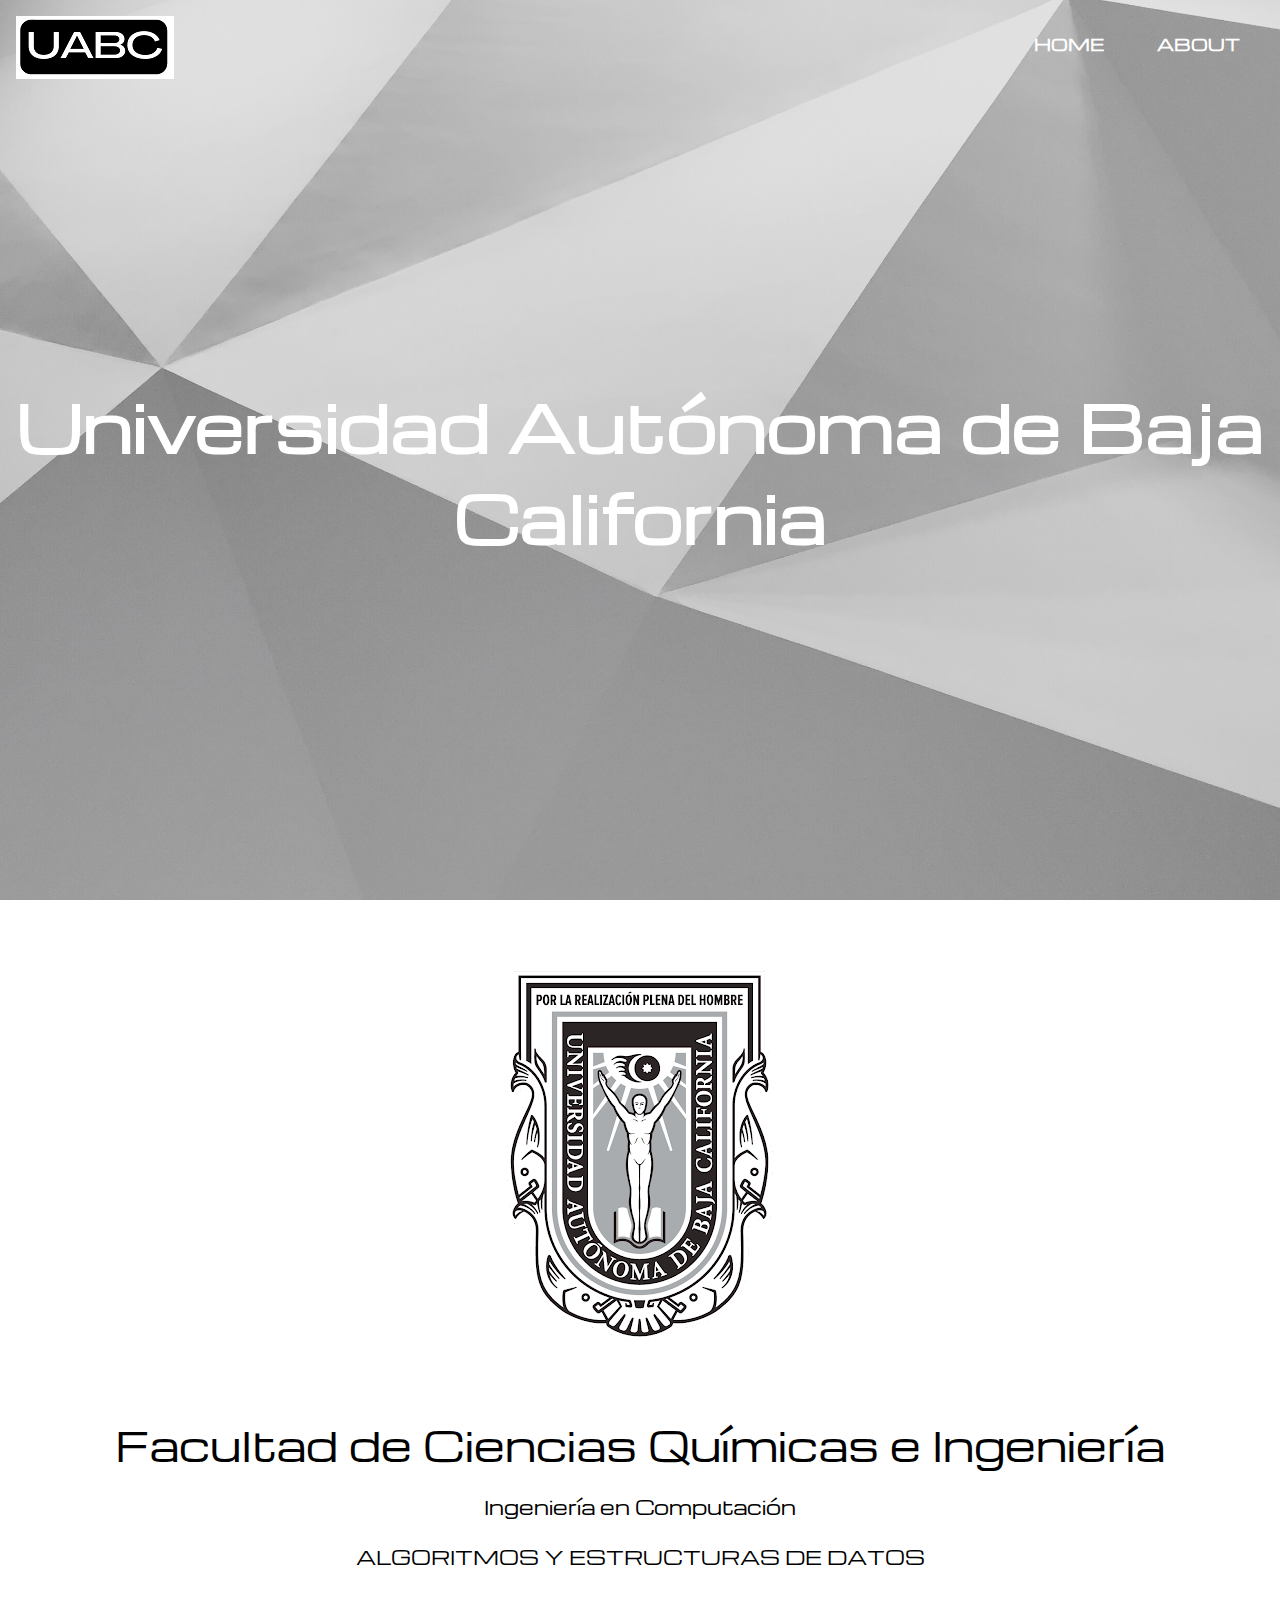
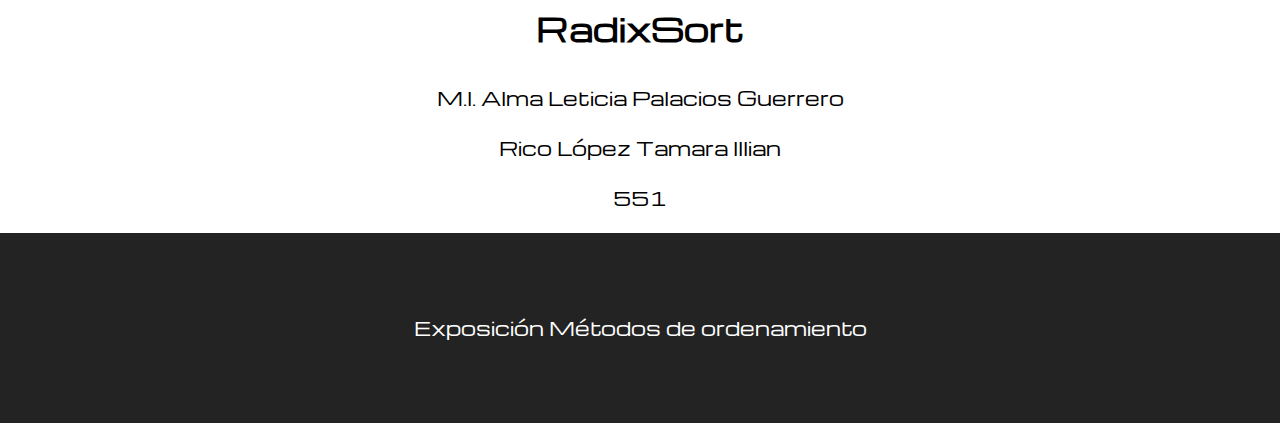
<file: paginaWEB/about.html>
<!DOCTYPE html>
<html>
<head>
<meta charset="UTF-8">
<meta name="viewport" content="width=device-width, initial-scale=1">
<title>RadixSort</title>
<link href="styles.css" rel="stylesheet" type="text/css">
<link rel="icon" href="favicon.png">
</head>
<body>
    <header>
        <img src="logo0.png" alt="creative.logo" class="logo">
        <nav>
            <ul>
                <li><a href="index.html">Home</a></li>
                <li><a href="about.html">About</a></li>
                <!--li><a href="">Contacto</a></li-->
            </ul>
        </nav>
    </header>

    <section class="home-hero-about">
        <div class="container">
            <h1 class="title">Universidad Autónoma de Baja California
            </h1>
        </div>
    </section>
    <!--li><a href="">Contacto</a>
  <section class="home-about">
        <div class="home-about-textbox">
            <h1>RadixSort</h1>
            <p>Faculta de ciencias químicas e Ingenieria
            </p>
        </div>
    </section></li-->

    <div class="portada">
          <div class="portada-image-wrapper">
            <img src="uabc.png" alt="">
          </div>
  
          <div class="portada-contenido-wrapper">
            <h1>Facultad de Ciencias Químicas e Ingeniería</h1>
            <p> </p>
            <p>Ingeniería en Computación</p>
            <p>ALGORITMOS Y ESTRUCTURAS DE DATOS</p>
            <h3>RadixSort</h3>
            <p>M.I. Alma Leticia Palacios Guerrero</p>
            <p>Rico López Tamara Illian</p>
            <p>551</p>
            <p> </p>
        </div>
      </div>
    </div>

    <footer>
        <p>Exposición Métodos de ordenamiento</p>
    </footer>

</body>
</html>
</file>
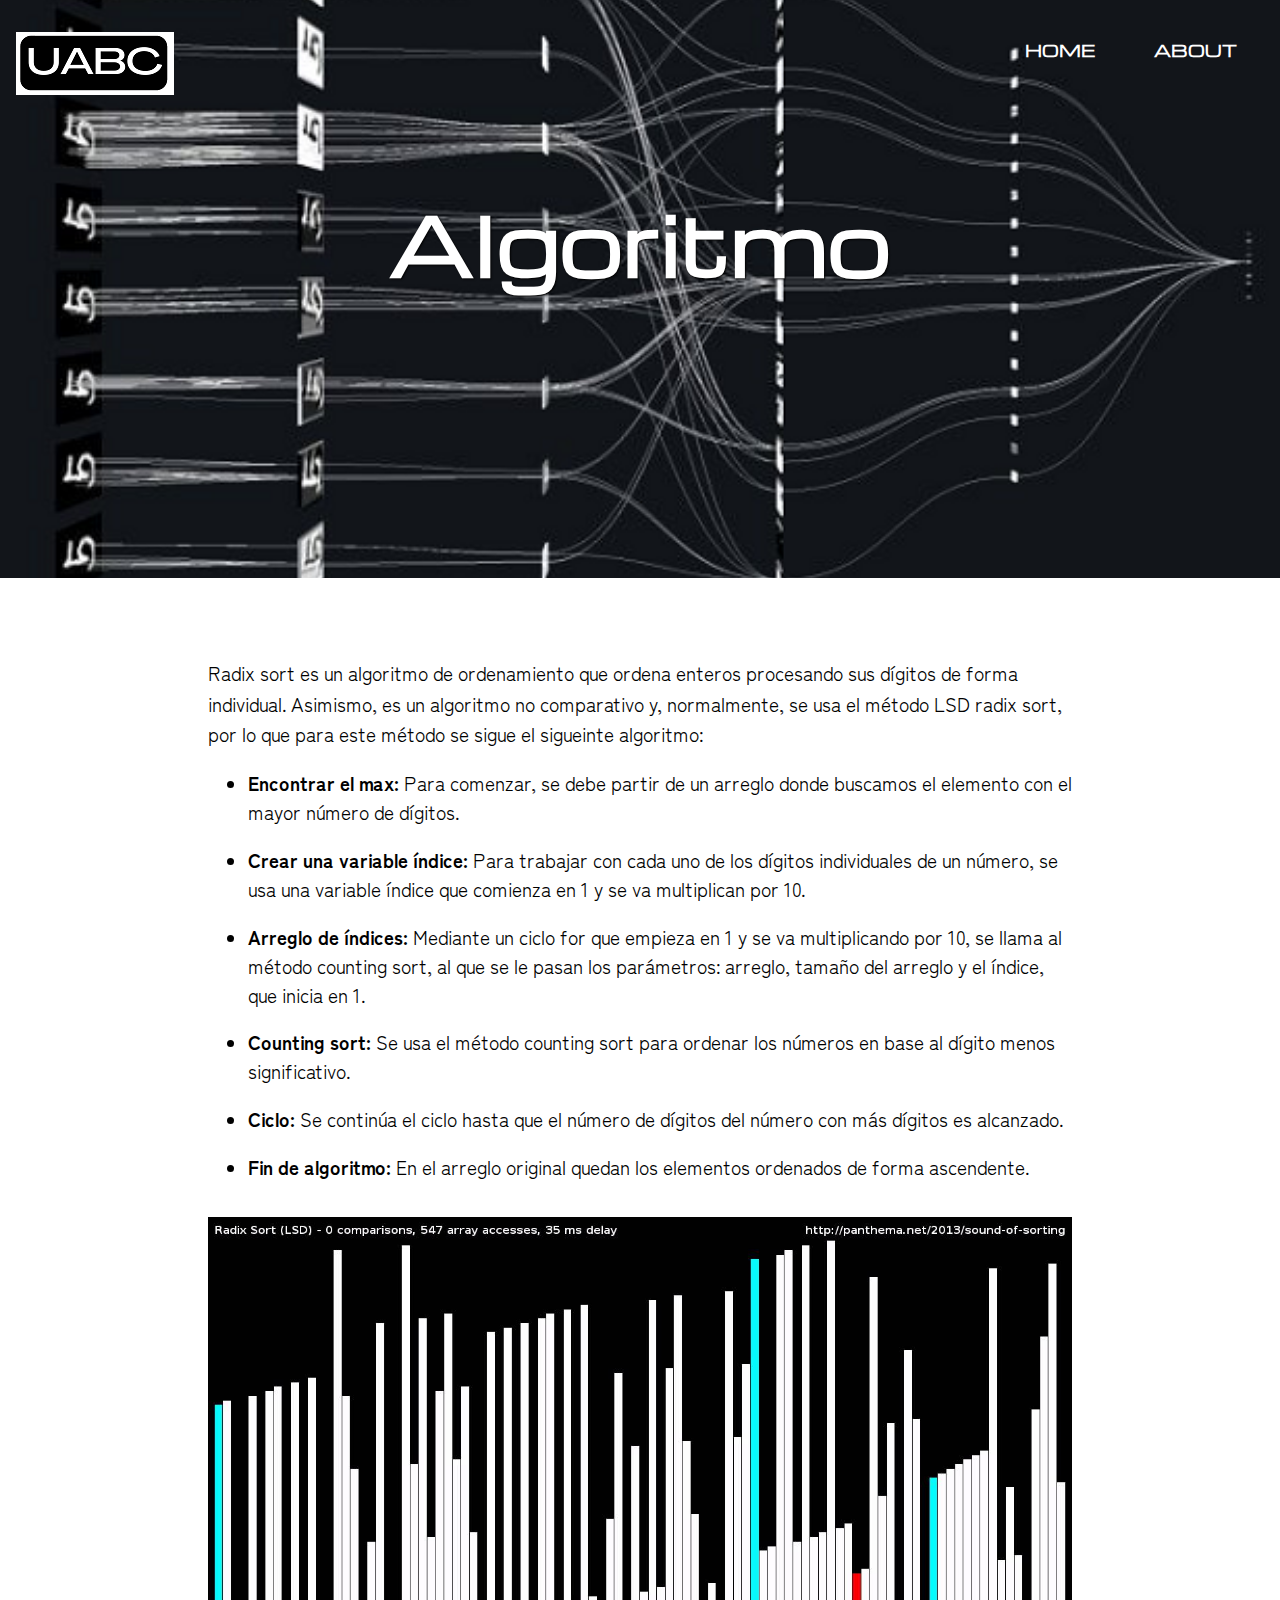
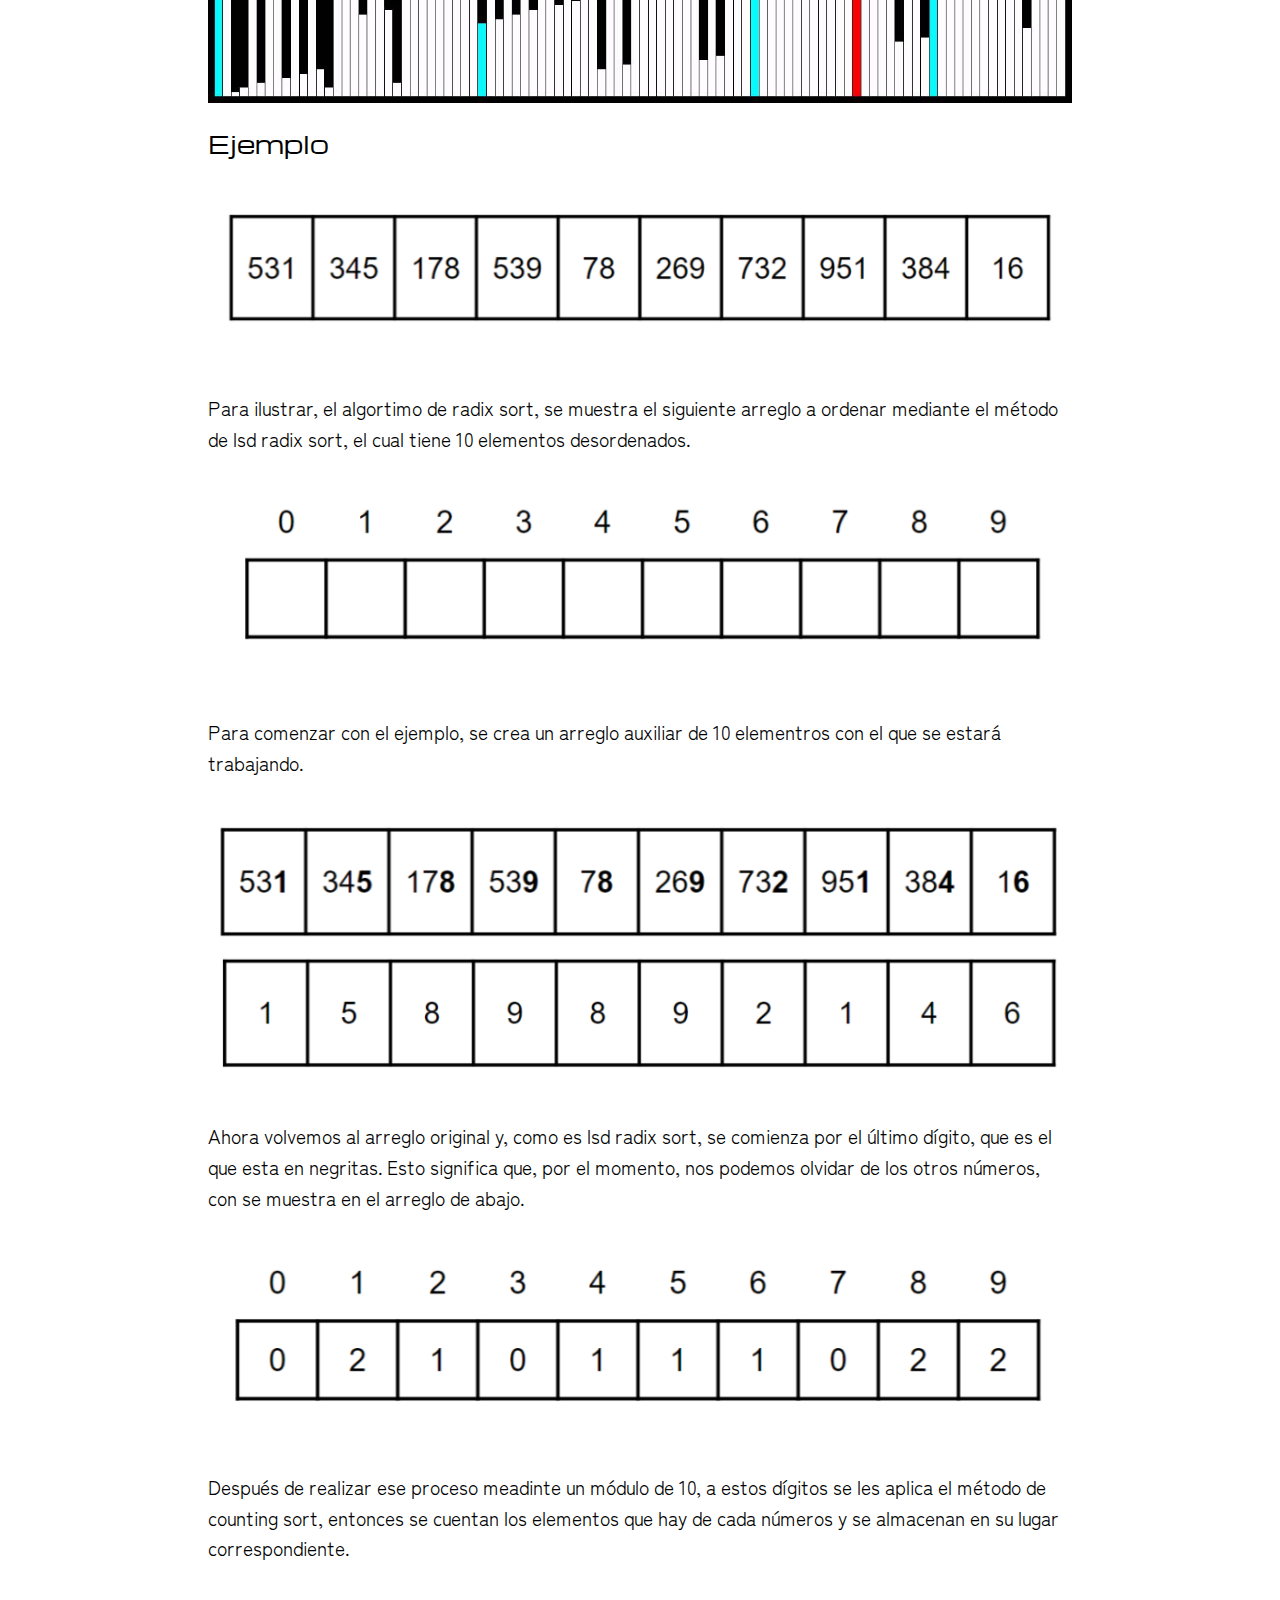
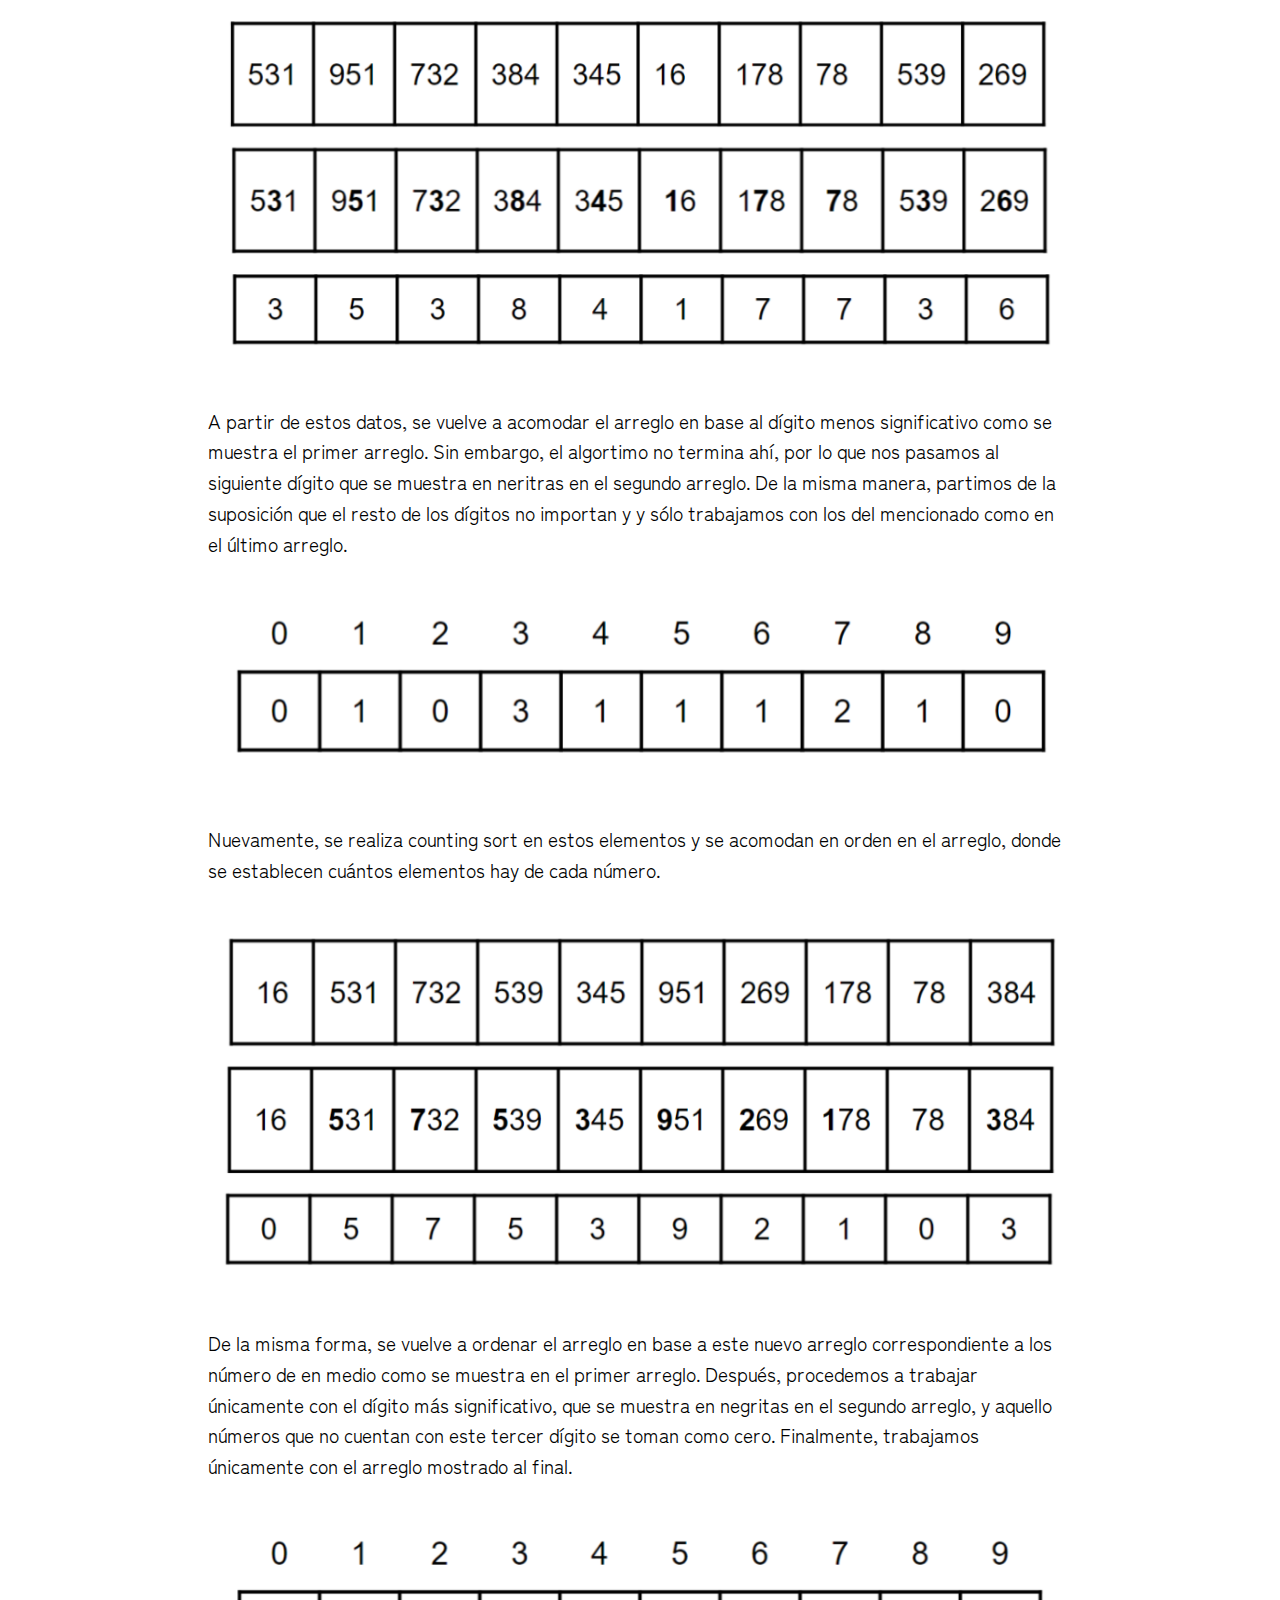
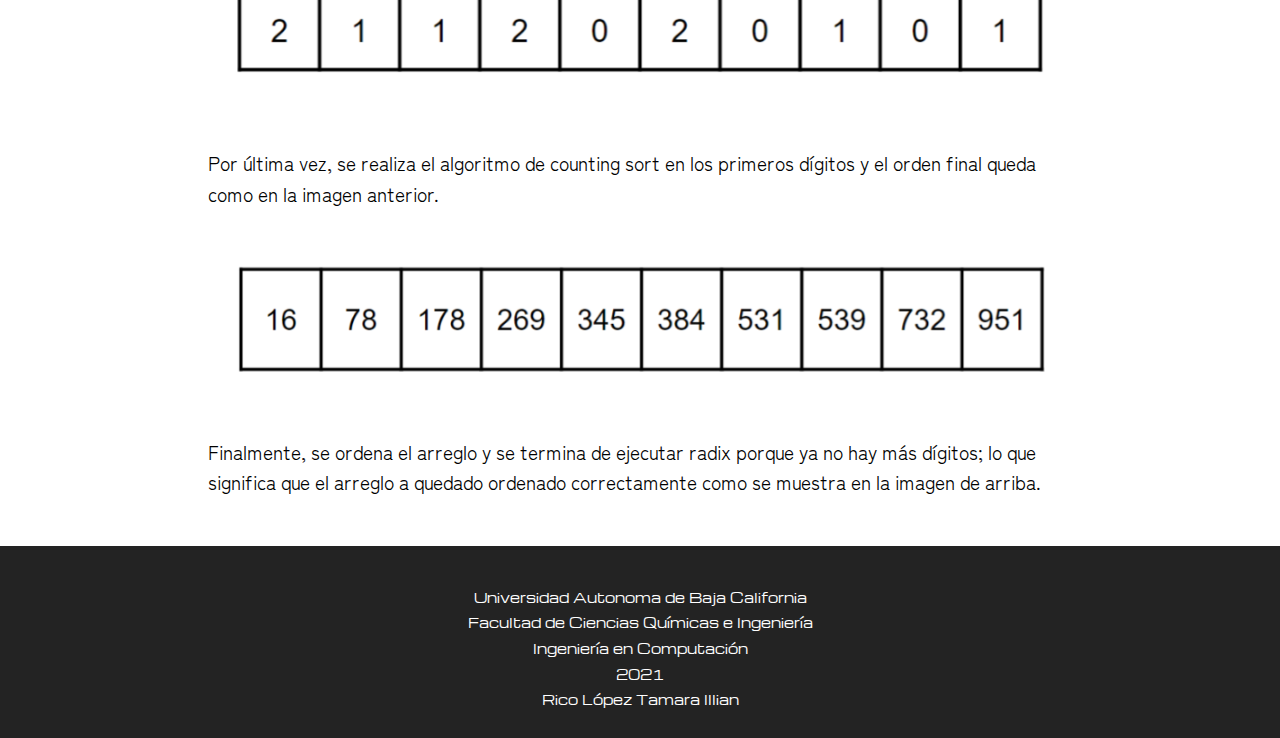
<file: paginaWEB/algoritmo.html>
<!DOCTYPE html>
<html>
<head>
    <meta charset="UTF-8">
    <meta name="viewport" content="width=device-width, initial-scale=1">
    <title>RadixSort</title>
    <link href="estilosg.css" rel="stylesheet" type="text/css">
    <link rel="icon" href="favicon.png">
</head>
<body>
    <header>
        <img src="logo0.png" alt="creative.logo" class="logo">
        <nav>
            <ul>
                <li><a href="index.html">Home</a></li>
                <li><a href="about.html">About</a></li>
                <!--li><a href="">Contacto</a></li-->
            </ul>
        </nav>
    </header>

    <section class="home-hero-algoritmo">
        <div class="container">
            <h1 class="title">Algoritmo</h1>
        </div>
    </section>

    <div class="info">
          <div class="info-wrapper">
            
            <p>Radix sort es un algoritmo de ordenamiento que ordena enteros procesando sus dígitos de forma individual. Asimismo, es un algoritmo no comparativo y, normalmente, se usa el método LSD radix sort, por lo que para este método se sigue el sigueinte algoritmo: </p>
            <ul>
                <li><strong>Encontrar el max: </strong> Para comenzar, se debe partir de un arreglo donde buscamos el elemento con el mayor número de dígitos. </li>
                <li><strong>Crear una variable índice: </strong> Para trabajar con cada uno de los dígitos individuales de un número, se usa una variable índice que comienza en 1 y se va multiplican por 10.</li>
                <li><strong>Arreglo de índices: </strong> Mediante un ciclo for que empieza en 1 y se va multiplicando por 10, se llama al método counting sort, al que se le pasan los parámetros: arreglo, tamaño del arreglo y el índice, que inicia en 1. </li>
                <li><strong>Counting sort: </strong> Se usa el método counting sort para ordenar los números en base al dígito menos significativo. </li>
                <li><strong>Ciclo: </strong> Se continúa el ciclo hasta que el número de dígitos del número con más dígitos es alcanzado. </li>
                <li><strong>Fin de algoritmo: </strong> En el arreglo original quedan los elementos ordenados de forma ascendente. </li>
            </ul>   
            <p>      </p>            
            
            <div class="portada-image-wrapper">
                <img src="lsdradix.jpg" alt="">
            </div>

            <h2><strong>Ejemplo</strong></h2>
            <div class="portada-image-wrapper">
                <img src="ejemplo1.png" alt="">
            </div>
            <p>Para ilustrar, el algortimo de radix sort, se muestra el siguiente arreglo a ordenar mediante el método de lsd radix sort, el cual
                tiene 10 elementos desordenados.  </p>
            <div class="portada-image-wrapper">
                <img src="ejemplo2.png" alt="">
            </div>
            <p>Para comenzar con el ejemplo, se crea un arreglo auxiliar de 10 elementros con el que se estará trabajando.  </p>
            <div class="portada-image-wrapper">
                <img src="ejemplo3.png" alt="">
            </div>
            <p>Ahora volvemos al arreglo original y, como es lsd radix sort, se comienza por el último dígito, que es el que esta en negritas. 
                Esto significa que, por el momento, nos podemos olvidar de los otros números, con se muestra en el arreglo de abajo. </p>
            <div class="portada-image-wrapper">
                <img src="ejemplo4.png" alt="">
            </div>
            <p>Después de realizar ese proceso meadinte un módulo de 10, a estos dígitos se les aplica el método de counting sort, entonces 
                se cuentan los elementos que hay de cada números y se almacenan en su lugar correspondiente. </p>
            <div class="portada-image-wrapper">
                <img src="ejemplo5.png" alt="">
            </div>
            <p>A partir de estos datos, se vuelve a acomodar el arreglo en base al dígito menos significativo como se muestra el primer arreglo.
                Sin embargo, el algortimo no termina ahí, por lo que nos pasamos al siguiente dígito que se muestra en neritras en el segundo 
            arreglo. De la misma manera, partimos de la suposición que el resto de los dígitos no importan y y sólo trabajamos con los del mencionado 
        como en el último arreglo.  </p>
            <div class="portada-image-wrapper">
                <img src="ejemplo6.png" alt="">
            </div>
            <p>Nuevamente, se realiza counting sort en estos elementos y se acomodan en orden en el arreglo, donde se establecen cuántos elementos 
                hay de cada número. </p>
            <div class="portada-image-wrapper">
                <img src="ejemplo7.png" alt="">
            </div>
            <p>De la misma forma, se vuelve a ordenar el arreglo en base a este nuevo arreglo correspondiente a los número de en medio como se 
                muestra en el primer arreglo. Después, procedemos a trabajar únicamente con el dígito más significativo, que se muestra en negritas 
                en el segundo arreglo, y aquello números que no cuentan con este tercer dígito se toman como cero. Finalmente, trabajamos únicamente 
                con el arreglo mostrado al final. </p>
            <div class="portada-image-wrapper">
                <img src="ejemplo8.png" alt="">
            </div>
            <p>Por última vez, se realiza el algoritmo de counting sort en los primeros dígitos y el orden final queda como en la imagen
                anterior.</p>
            <div class="portada-image-wrapper">
                <img src="ejemplo9.png" alt="">
            </div>
            <p>Finalmente, se ordena el arreglo y se termina de ejecutar radix porque ya no hay más dígitos; lo que significa que el arreglo 
                a quedado ordenado correctamente como se muestra en la imagen de arriba.  </p>
        </div>
      </div>
    </div>

    <footer>
        <p id="one">Universidad Autonoma de Baja California</p>
        <p id="one">Facultad de Ciencias Químicas e Ingeniería</p>
        <p id="one">Ingeniería en Computación</p>
        <p id="one">2021</p>
        <p id="one">Rico López Tamara Illian</p>  
    </footer>

</body>
</html>
</file>
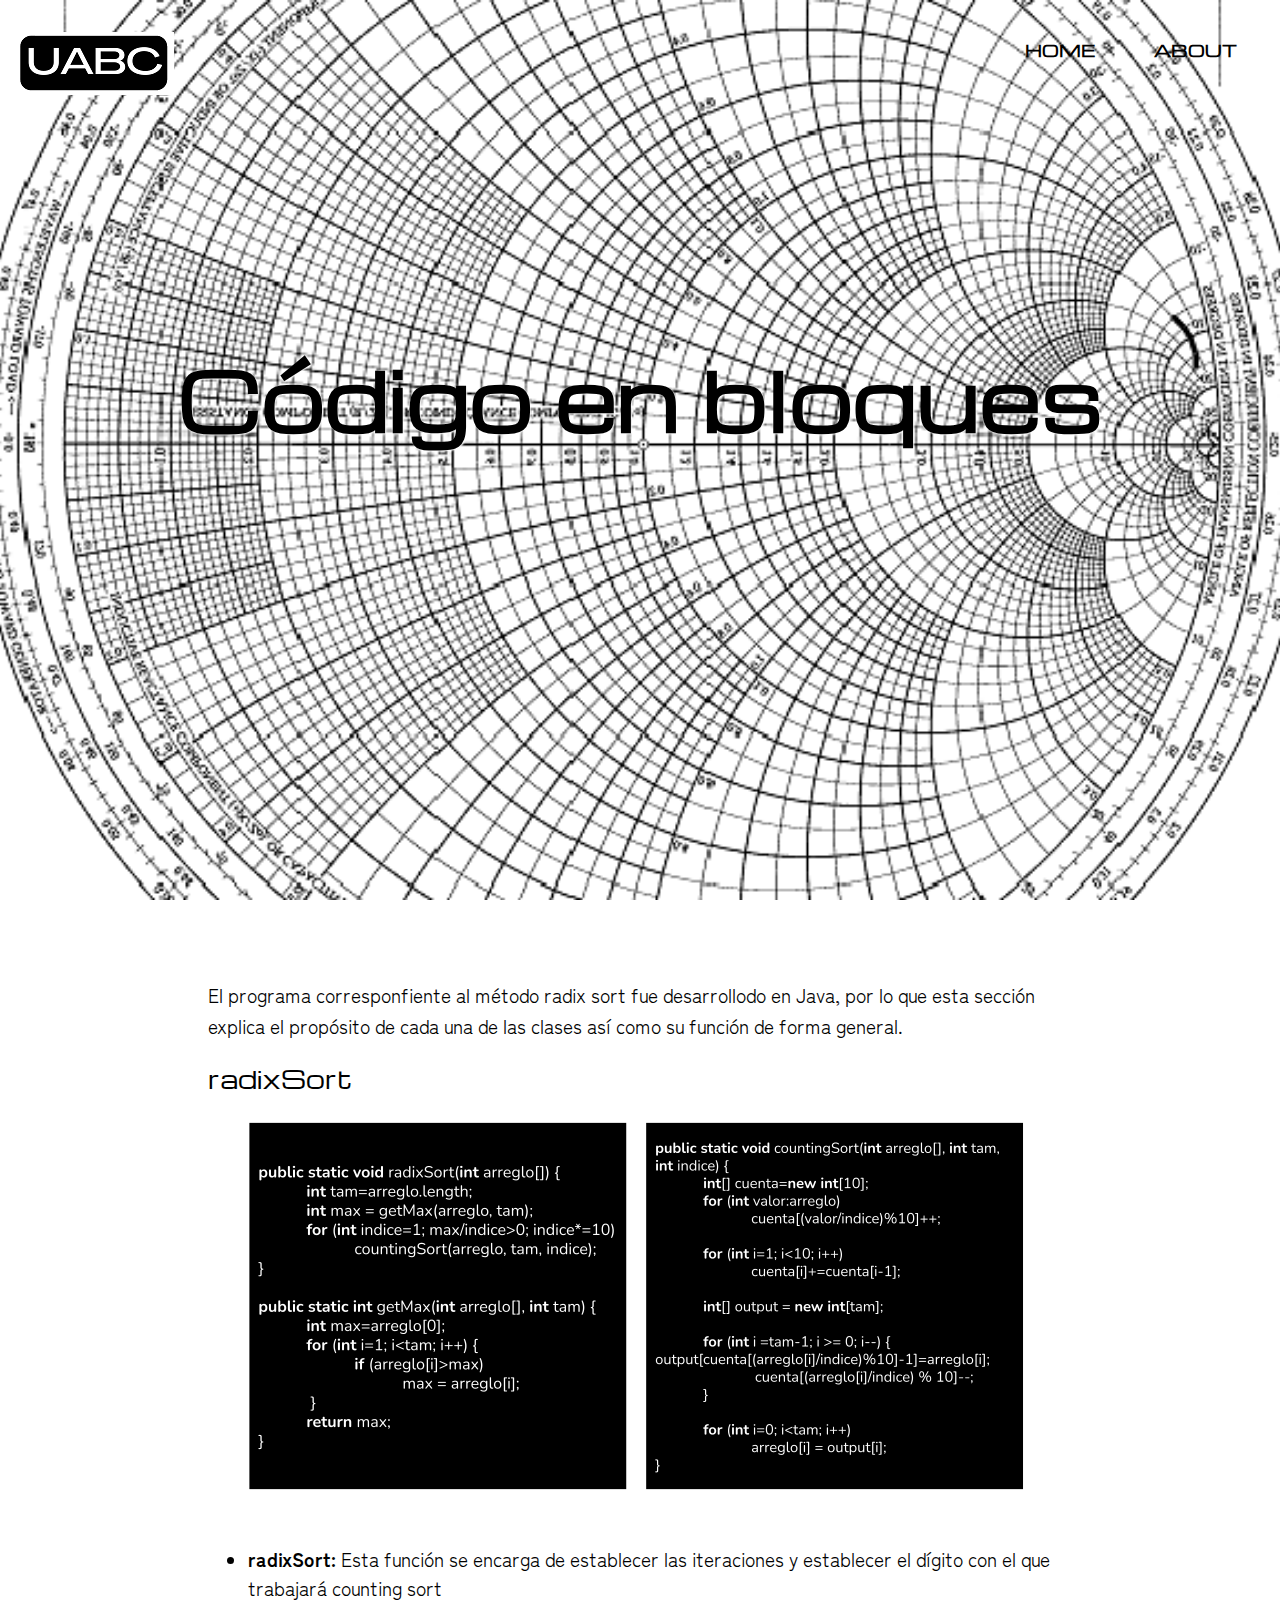
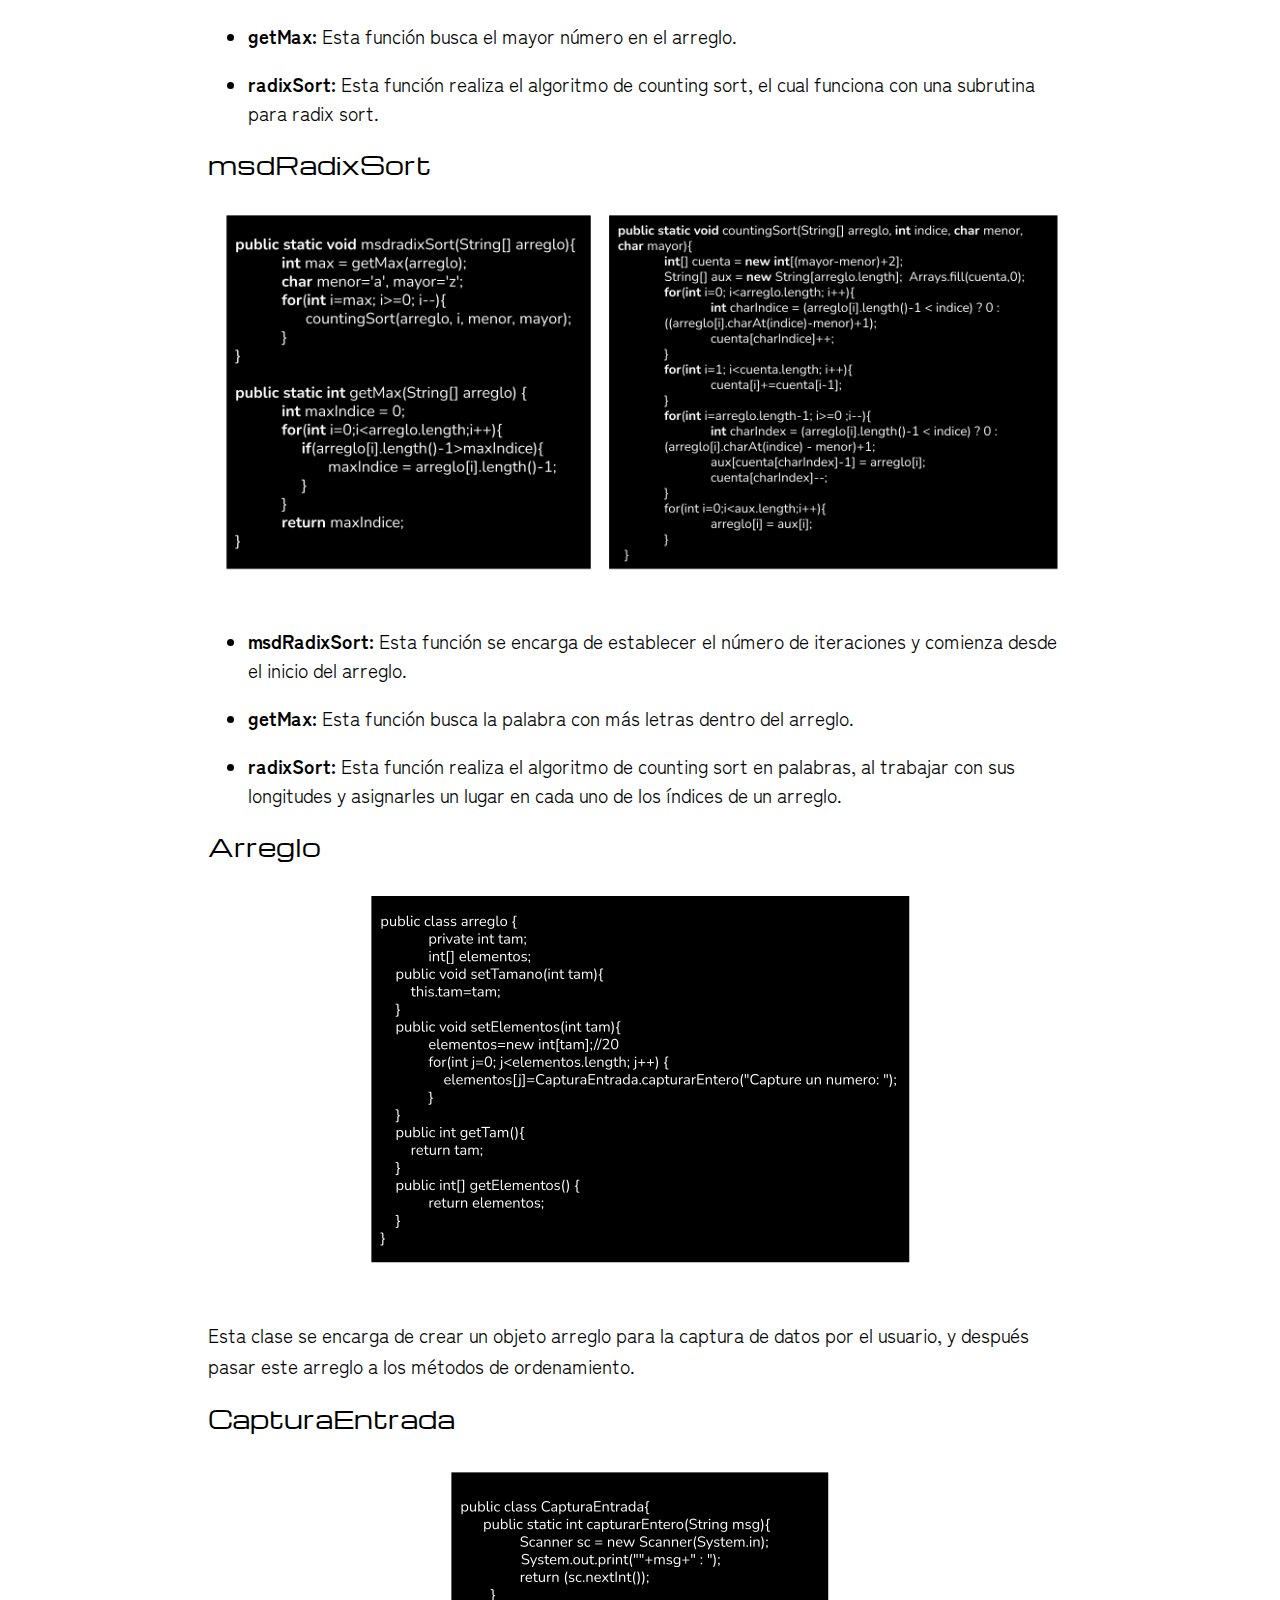
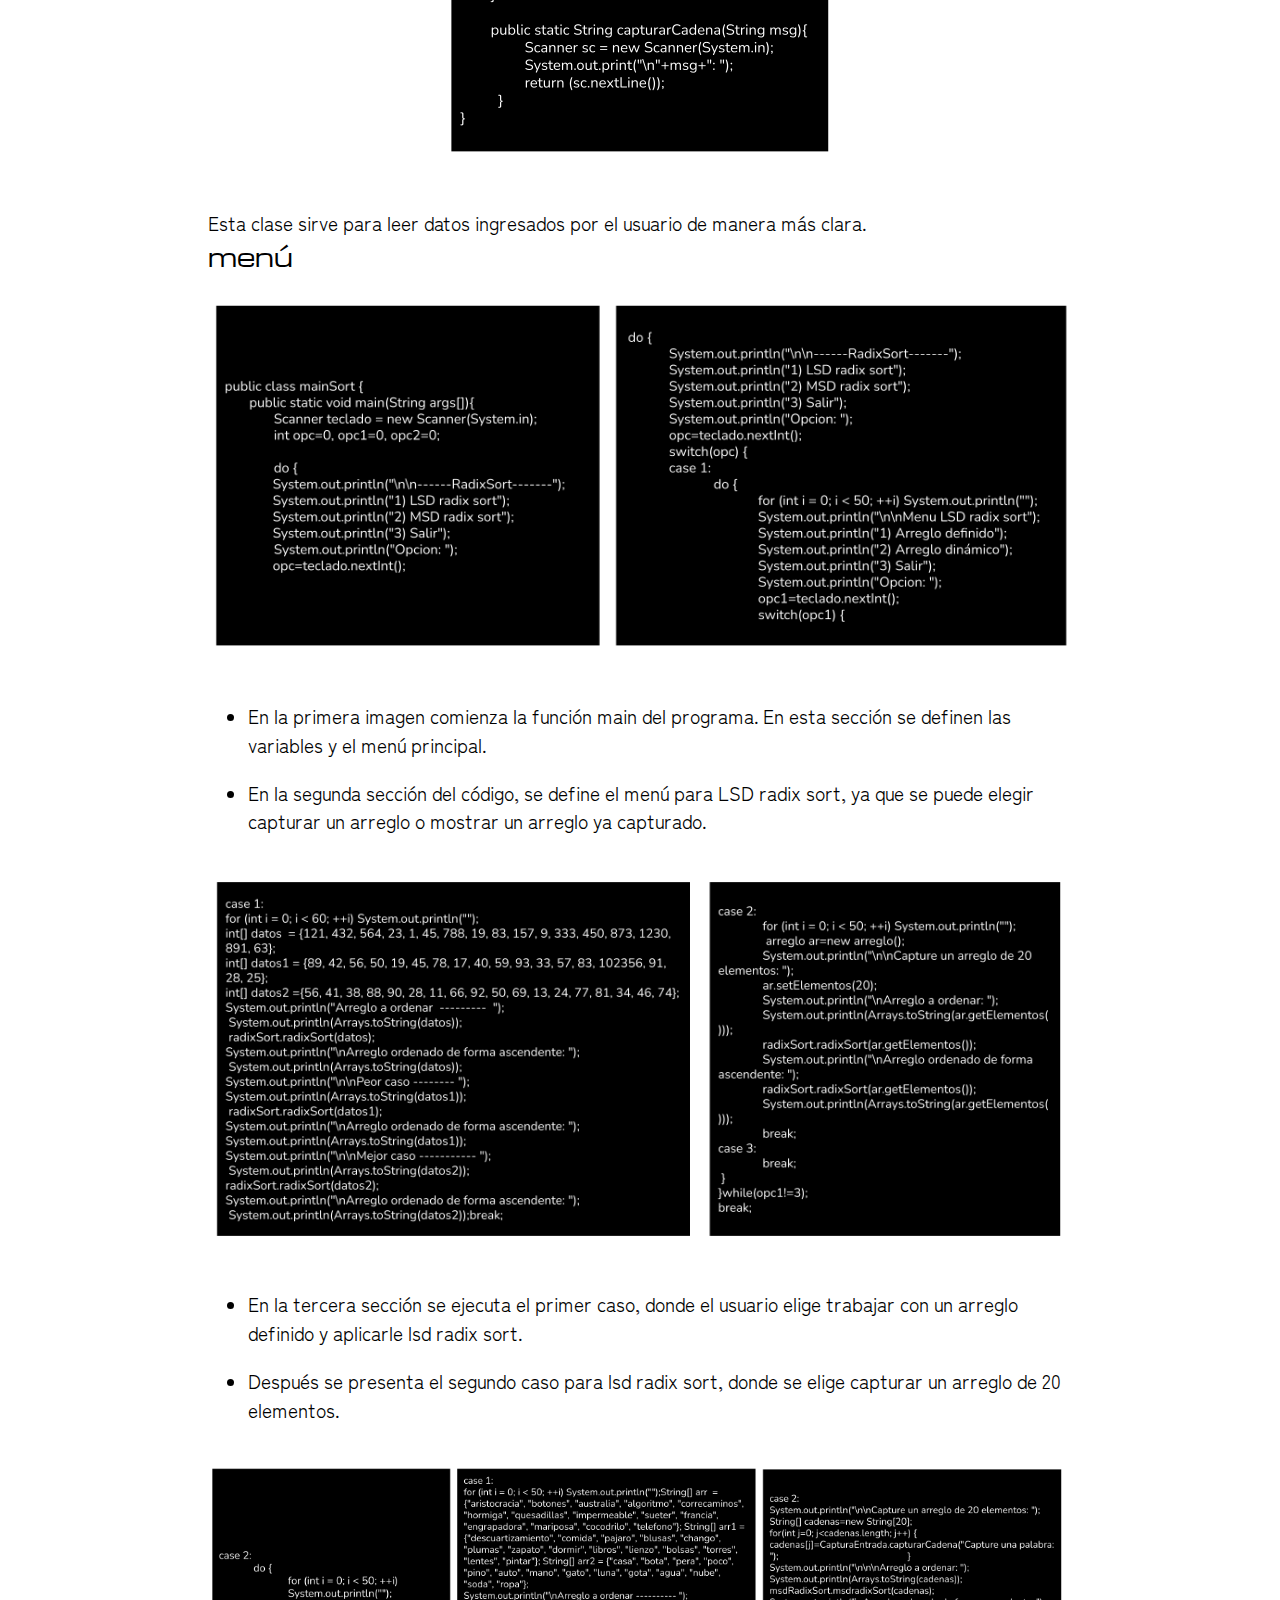
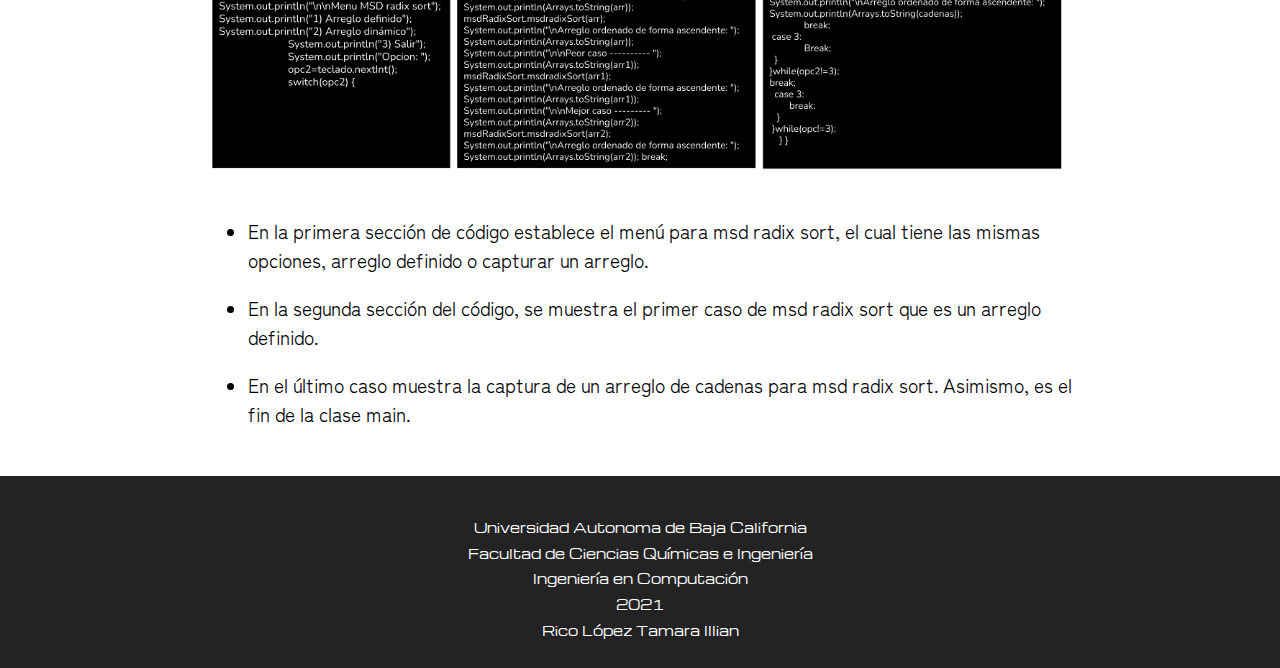
<file: paginaWEB/bloques.html>
<!DOCTYPE html>
<html>
<head>
    <meta charset="UTF-8">
    <meta name="viewport" content="width=device-width, initial-scale=1">
    <title>RadixSort</title>
    <link href="estilosg.css" rel="stylesheet" type="text/css">
    <link rel="icon" href="favicon.png">
</head>
<body>
    <header>
        <img src="logo0.png" alt="creative.logo" class="logo">
        <navb>
            <ul>
                <li><a href="index.html">Home</a></li>
                <li><a href="about.html">About</a></li>
                <!--li><a href="">Contacto</a></li-->
            </ul>
        </navb>
    </header>

    <section class="home-hero-bloques">
        <div class="container">
            <h1 class="title-b">Código en bloques</h1>
        </div>
    </section>

    <div class="info">
          <div class="info-wrapper">
              <p>El programa corresponfiente al método radix sort fue desarrollodo en Java, por lo que esta sección explica el propósito 
                  de cada una de las clases así como su función de forma general.
              </p>
            <h2><strong>radixSort</strong></h2>
            <div class="portada-image-wrapper">
                <img src="bloques1.png" alt="">
            </div>
            <ul>
                <li><strong>radixSort: </strong>Esta función se encarga de establecer las iteraciones y establecer el dígito con el que trabajará counting sort                </li>
                <li><strong>getMax: </strong>Esta función busca el mayor número en el arreglo.</li>
                <li><strong>radixSort: </strong>Esta función realiza el algoritmo de counting sort, el cual funciona con una subrutina para radix sort.                </li>
            </ul>   
            <h2><strong>msdRadixSort</strong></h2>
            <div class="portada-image-wrapper">
                <img src="bloques2.png" alt="">
            </div>
            <ul>
                <li><strong>msdRadixSort: </strong>Esta función se encarga de establecer el número de iteraciones y comienza desde el inicio del arreglo.                 </li>
                <li><strong>getMax: </strong>Esta función busca la palabra con más letras dentro del arreglo.                 </li>
                <li><strong>radixSort: </strong>Esta función realiza el algoritmo de counting sort en palabras, al trabajar con sus longitudes y asignarles un lugar en cada uno de los índices de un arreglo.                </li>
            </ul>   
            <h2><strong>Arreglo</strong></h2>
            <div class="portada-image-wrapper">
                <img src="bloques3.png" alt="">
            </div>
            <p>Esta clase se encarga de crear un objeto arreglo para la captura de datos por el usuario, y después pasar este arreglo a los métodos de ordenamiento.             </p>
            <h2><strong>CapturaEntrada</strong></h2>
            <div class="portada-image-wrapper">
                <img src="bloques4.png" alt="">
            </div>
          <p>Esta clase sirve para leer datos ingresados por el usuario de manera más clara.        </p>
          <h2><strong>menú</strong></h2>
          <div class="portada-image-wrapper">
              <img src="bloques5.png" alt="">
          </div>
          <ul>
              <li>En la primera imagen comienza la función main del programa. En esta sección se definen las variables y el menú principal.            </li>
              <li>En la segunda sección del código, se define el menú para LSD radix sort, ya que se puede elegir capturar un arreglo o mostrar un arreglo ya capturado.             </li>
          </ul>   
          <div class="portada-image-wrapper">
            <img src="bloques6.png" alt="">
        </div>  
        <ul>
            <li>En la tercera sección se ejecuta el primer caso, donde el usuario elige trabajar con un arreglo definido y aplicarle lsd radix sort.            </li>
            <li>Después se presenta el segundo caso para lsd radix sort, donde se elige capturar un arreglo de 20 elementos.</li>
        </ul>  
        <div class="portada-image-wrapper">
            <img src="bloques7.png" alt="">
        </div>   
        <ul>
            <li>En la primera sección de código establece el menú para msd radix sort, el cual tiene las mismas opciones, arreglo definido o capturar un arreglo.             </li>
            <li>En la segunda sección del código, se muestra el primer caso de msd radix sort que es un arreglo definido.  </li>
            <li>En el último caso muestra la captura de un arreglo de cadenas para msd radix sort. Asimismo, es el fin de la clase main.             </li>
        </ul>   
        </div>
      </div>
    </div>

    <footer>
        <p id="one">Universidad Autonoma de Baja California</p>
        <p id="one">Facultad de Ciencias Químicas e Ingeniería</p>
        <p id="one">Ingeniería en Computación</p>
        <p id="one">2021</p>
        <p id="one">Rico López Tamara Illian</p>  
    </footer>

</body>
</html>
</file>
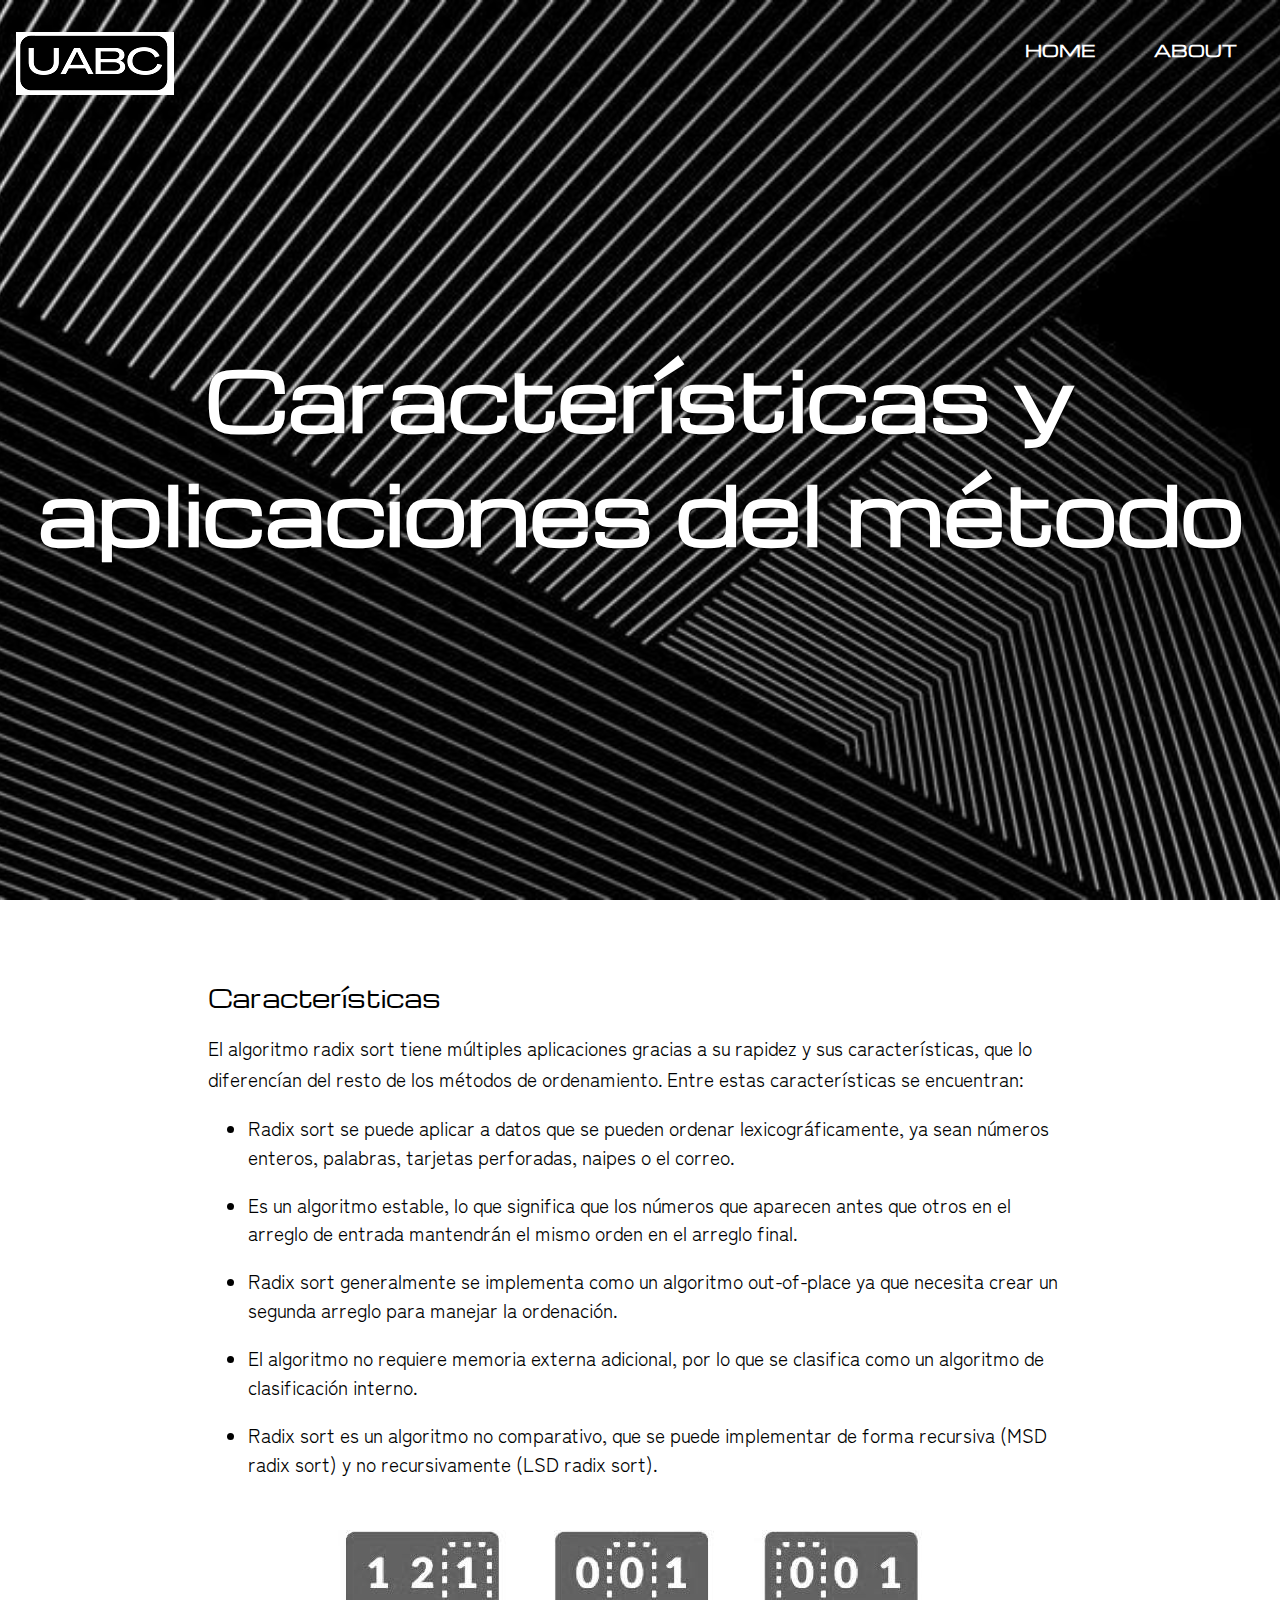
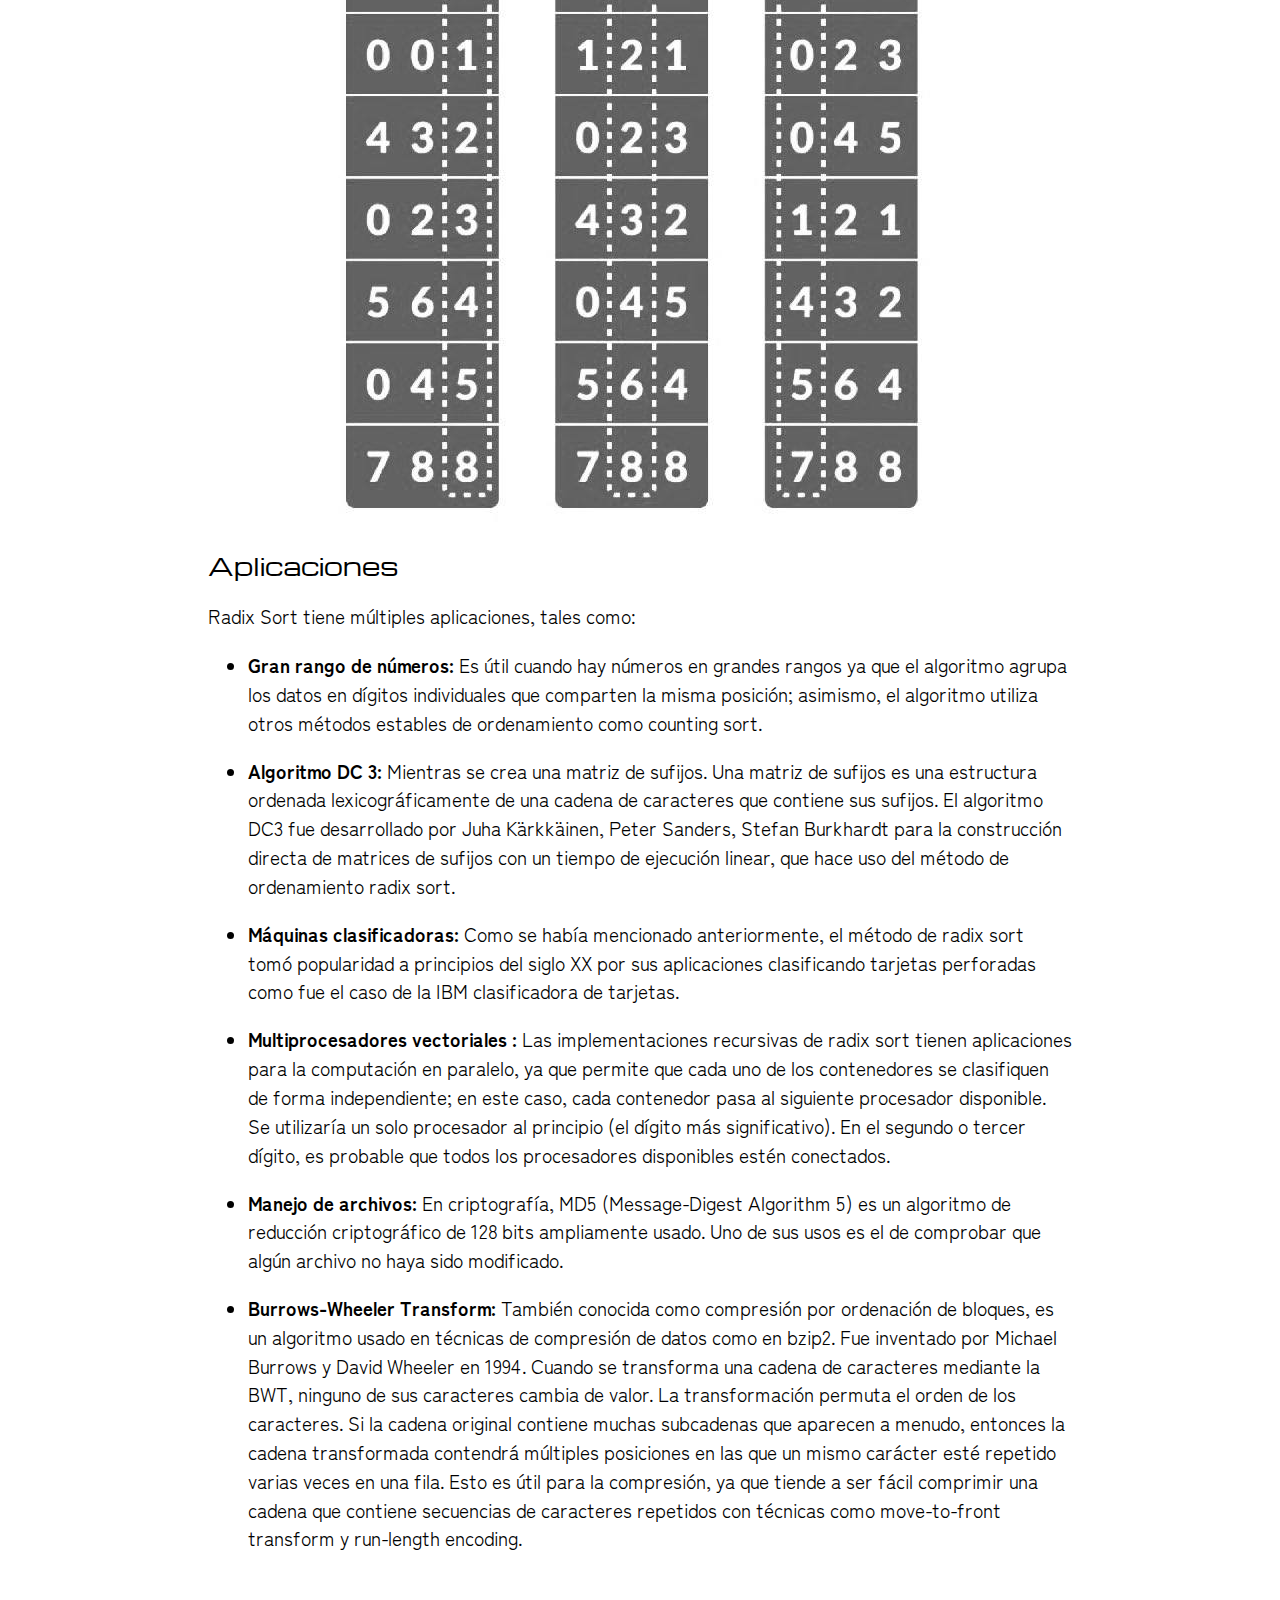
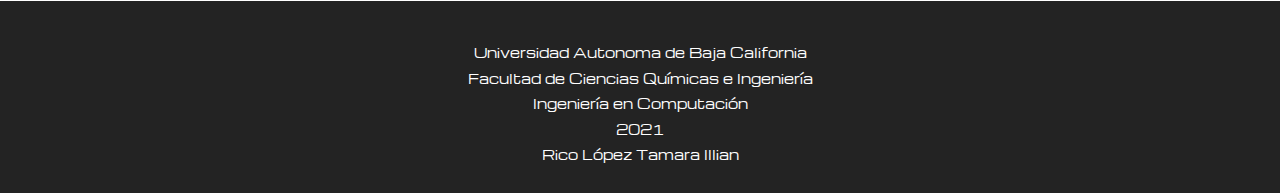
<file: paginaWEB/caracteristicas.html>
<!DOCTYPE html>
<html>
<head>
    <meta charset="UTF-8">
    <meta name="viewport" content="width=device-width, initial-scale=1">
    <title>RadixSort</title>
    <link href="estilosg.css" rel="stylesheet" type="text/css">
    <link rel="icon" href="favicon.png">
</head>
<body>
    <header>
        <img src="logo0.png" alt="creative.logo" class="logo">
        <nav>
            <ul>
                <li><a href="index.html">Home</a></li>
                <li><a href="about.html">About</a></li>
                <!--li><a href="">Contacto</a></li-->
            </ul>
        </nav>
    </header>

    <section class="home-hero-ca">
        <div class="container">
            <h1 class="title">Características y aplicaciones del método</h1>
        </div>
    </section>

    <div class="info">
          <div class="info-wrapper">
            
            <h2><strong>Características</strong></h2>
            <p>El algoritmo radix sort tiene múltiples aplicaciones gracias a su rapidez y sus características, que lo diferencían del resto de los métodos de ordenamiento. Entre estas características se encuentran: </p>
            <ul>
                <li>Radix sort se puede aplicar a datos que se pueden ordenar lexicográficamente, ya sean números enteros, palabras, tarjetas perforadas, naipes o el correo.</li>
                <li>Es un algoritmo estable, lo que significa que los números que aparecen antes que otros en el arreglo de entrada mantendrán el mismo orden en el arreglo final.</li>
                <li>Radix sort generalmente se implementa como un algoritmo out-of-place ya que necesita crear un segunda arreglo para manejar la ordenación.</li>
                <li>El algoritmo no requiere memoria externa adicional, por lo que se  clasifica como un algoritmo de clasificación interno. </li>
                <li>Radix sort es un algoritmo no comparativo, que se puede implementar de forma recursiva (MSD radix sort) y no recursivamente (LSD radix sort).</li>
            </ul>   
            <p>      </p>            
            
            <div class="portada-image-wrapper">
                <img src="bw_algoritmo.jpg" alt="">
            </div>

            <h2><strong>Aplicaciones</strong></h2>
            <p>Radix Sort tiene múltiples aplicaciones, tales como: </p>
            <ul>
                <li><strong>Gran rango de números: </strong> Es útil cuando hay números en grandes rangos ya que el algoritmo agrupa los datos en dígitos individuales que comparten la misma posición; asimismo, el algoritmo utiliza otros métodos estables de ordenamiento como counting sort. </li>
                <li><strong>Algoritmo DC 3: </strong> Mientras se crea una matriz de sufijos. Una matriz de sufijos es una estructura ordenada lexicográficamente de una cadena de caracteres que contiene sus sufijos. El algoritmo DC3 fue desarrollado por Juha K¨arkk¨ainen, Peter Sanders, Stefan Burkhardt para la construcción directa de matrices de sufijos con un tiempo de ejecución linear, que hace uso del método de ordenamiento radix sort.</li>
                <li><strong>Máquinas clasificadoras: </strong> Como se había mencionado anteriormente, el método de radix sort tomó popularidad a principios del siglo XX por sus aplicaciones clasificando tarjetas perforadas como fue el caso de la IBM clasificadora de tarjetas. </li>
                <li><strong>Multiprocesadores vectoriales : </strong> Las implementaciones recursivas de radix sort tienen aplicaciones para la computación en paralelo, ya que permite que cada uno de los contenedores se clasifiquen de forma independiente; en este caso, cada contenedor pasa al siguiente procesador disponible. Se utilizaría un solo procesador al principio (el dígito más significativo). En el segundo o tercer dígito, es probable que todos los procesadores disponibles estén conectados. </li>
                <li><strong>Manejo de archivos: </strong> En criptografía, MD5 (Message-Digest Algorithm 5) es un algoritmo de reducción criptográfico de 128 bits ampliamente usado. Uno de sus usos es el de comprobar que algún archivo no haya sido modificado.</li>
                <li><strong>Burrows-Wheeler Transform: </strong>También conocida como compresión por ordenación de bloques, es un algoritmo usado en técnicas de compresión de datos como en bzip2. Fue inventado por Michael Burrows y David Wheeler en 1994. Cuando se transforma una cadena de caracteres mediante la BWT, ninguno de sus caracteres cambia de valor. La transformación permuta el orden de los caracteres. Si la cadena original contiene muchas subcadenas que aparecen a menudo, entonces la cadena transformada contendrá múltiples posiciones en las que un mismo carácter esté repetido varias veces en una fila. Esto es útil para la compresión, ya que tiende a ser fácil comprimir una cadena que contiene secuencias de caracteres repetidos con técnicas como move-to-front transform y run-length encoding. </li>
            </ul>   
            <p>      </p>             
        </div>
      </div>
    </div>

    <footer>
        <p id="one">Universidad Autonoma de Baja California</p>
        <p id="one">Facultad de Ciencias Químicas e Ingeniería</p>
        <p id="one">Ingeniería en Computación</p>
        <p id="one">2021</p>
        <p id="one">Rico López Tamara Illian</p>  
    </footer>

</body>
</html>
</file>
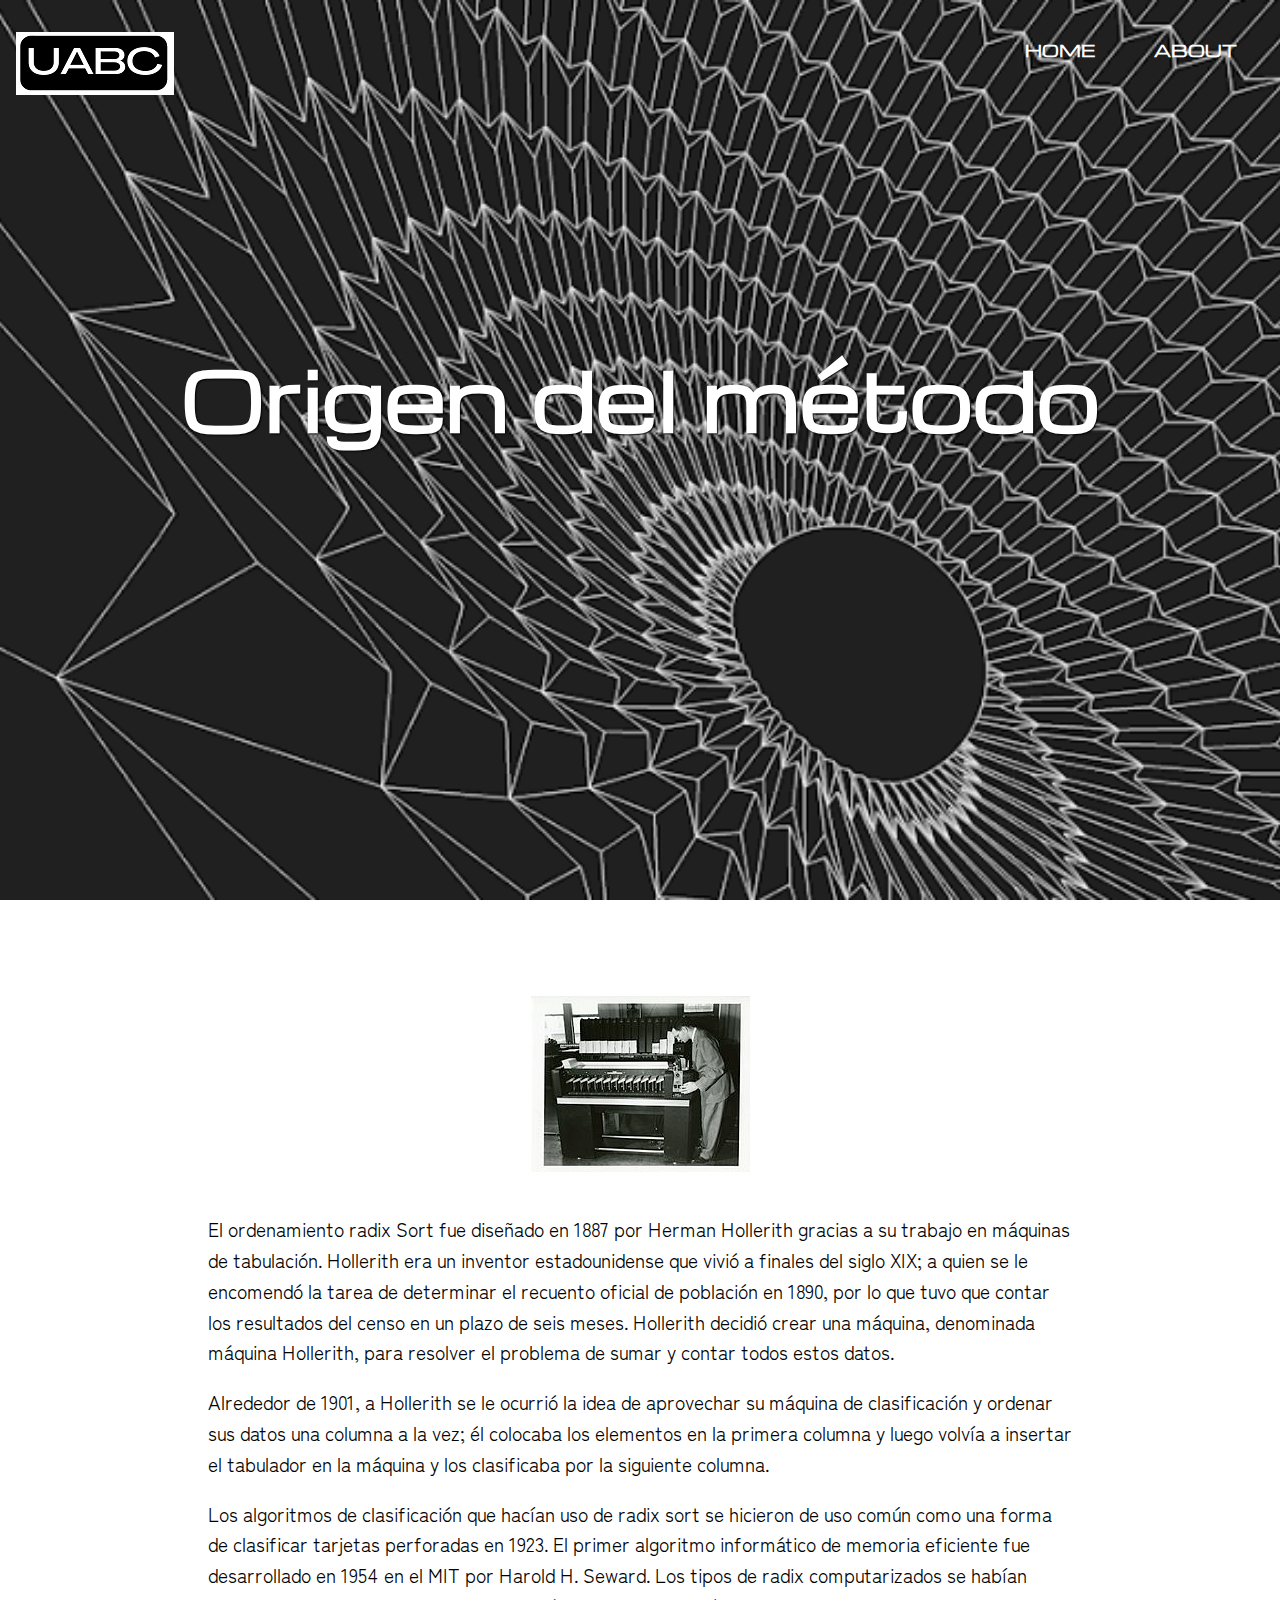
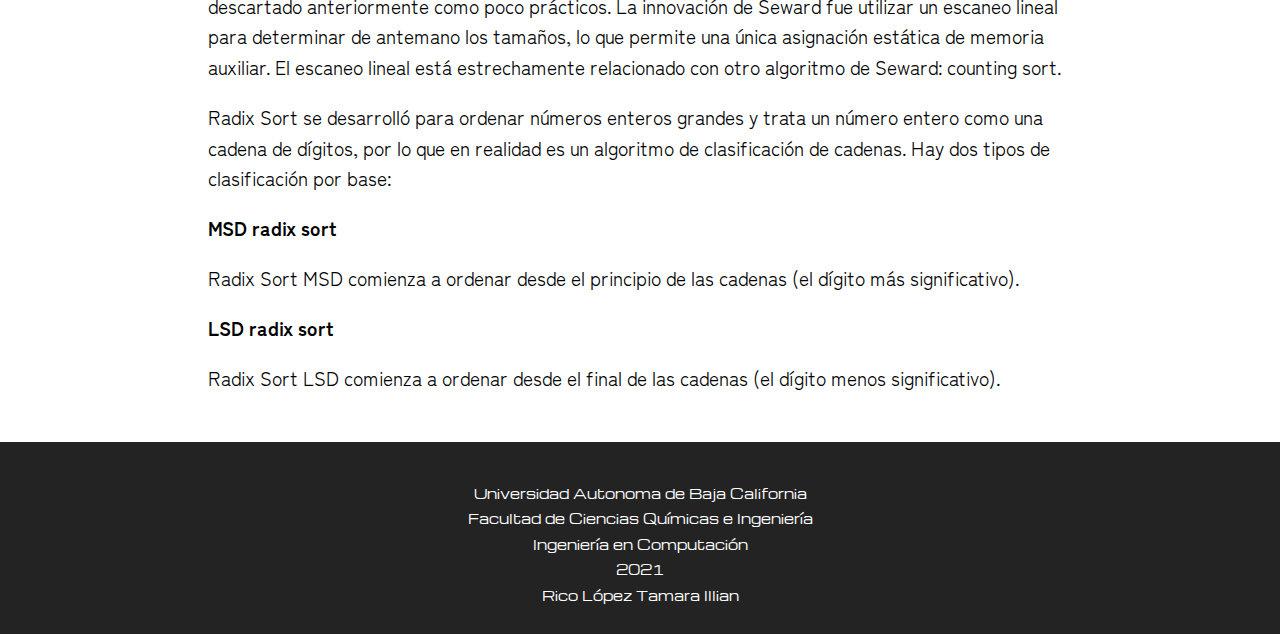
<file: paginaWEB/origen.html>
<!DOCTYPE html>
<html>
<head>
    <meta charset="UTF-8">
    <meta name="viewport" content="width=device-width, initial-scale=1">
    <title>RadixSort</title>
    <link href="estilosg.css" rel="stylesheet" type="text/css">
    <link rel="icon" href="favicon.png">
</head>
<body>
    <header>
        <img src="logo0.png" alt="creative.logo" class="logo">
        <nav>
            <ul>
                <li><a href="index.html">Home</a></li>
                <li><a href="about.html">About</a></li>
                <!--li><a href="">Contacto</a></li-->
            </ul>
        </nav>
    </header>

    <section class="home-hero-origen">
        <div class="container">
            <h1 class="title">Origen del método</h1>
        </div>
    </section>

    <div class="info">
          <div class="info-wrapper">
            <div class="portada-image-wrapper">
                <img src="origen.jpg" alt="">
              </div>
            <p>El ordenamiento radix Sort fue diseñado en 1887 por Herman Hollerith gracias a su trabajo en máquinas de tabulación. Hollerith era
                un inventor estadounidense que vivió a finales del siglo XIX; a quien se le encomendó la tarea de determinar el recuento oficial 
                de población en 1890, por lo que tuvo que contar los resultados del censo en un plazo de seis meses. Hollerith decidió crear una 
                máquina, denominada máquina Hollerith, para resolver el problema de sumar y contar todos estos datos.</p>
            
            <p>Alrededor de 1901, a Hollerith se le ocurrió la idea de aprovechar su máquina de clasificación y ordenar sus datos una columna a la 
                vez; él colocaba los elementos en la primera columna y luego volvía a insertar el tabulador en la máquina y los clasificaba por la 
                siguiente columna.</p>

            <p>Los algoritmos de clasificación que hacían uso de radix sort se hicieron de uso común como una forma de clasificar tarjetas 
                perforadas en 1923. El primer algoritmo informático de memoria eficiente fue desarrollado en 1954 en el MIT por Harold H. Seward. 
                Los tipos de radix computarizados se habían descartado anteriormente como poco prácticos. La innovación de Seward fue utilizar un 
                escaneo lineal para determinar de antemano los tamaños, lo que permite una única asignación estática de memoria auxiliar. El 
                escaneo lineal está estrechamente relacionado con otro algoritmo de Seward: counting sort. </p>

            <p>Radix Sort se desarrolló para ordenar números enteros grandes y trata un número entero como una cadena de dígitos, por lo que en realidad es un algoritmo de clasificación de cadenas.
                Hay dos tipos de clasificación por base:</p>
            <p><strong>MSD radix sort</strong></p>
            <p>Radix Sort MSD comienza a ordenar desde el principio de las cadenas (el dígito más significativo).
            </p>
            <p><strong>LSD radix sort</strong></p>
            <p>Radix Sort LSD comienza a ordenar desde el final de las cadenas (el dígito menos significativo).
            </p>
        </div>
      </div>
    </div>

    <footer>
        <p id="one">Universidad Autonoma de Baja California</p>
        <p id="one">Facultad de Ciencias Químicas e Ingeniería</p>
        <p id="one">Ingeniería en Computación</p>
        <p id="one">2021</p>
        <p id="one">Rico López Tamara Illian</p>  
    </footer>

</body>
</html>
</file>
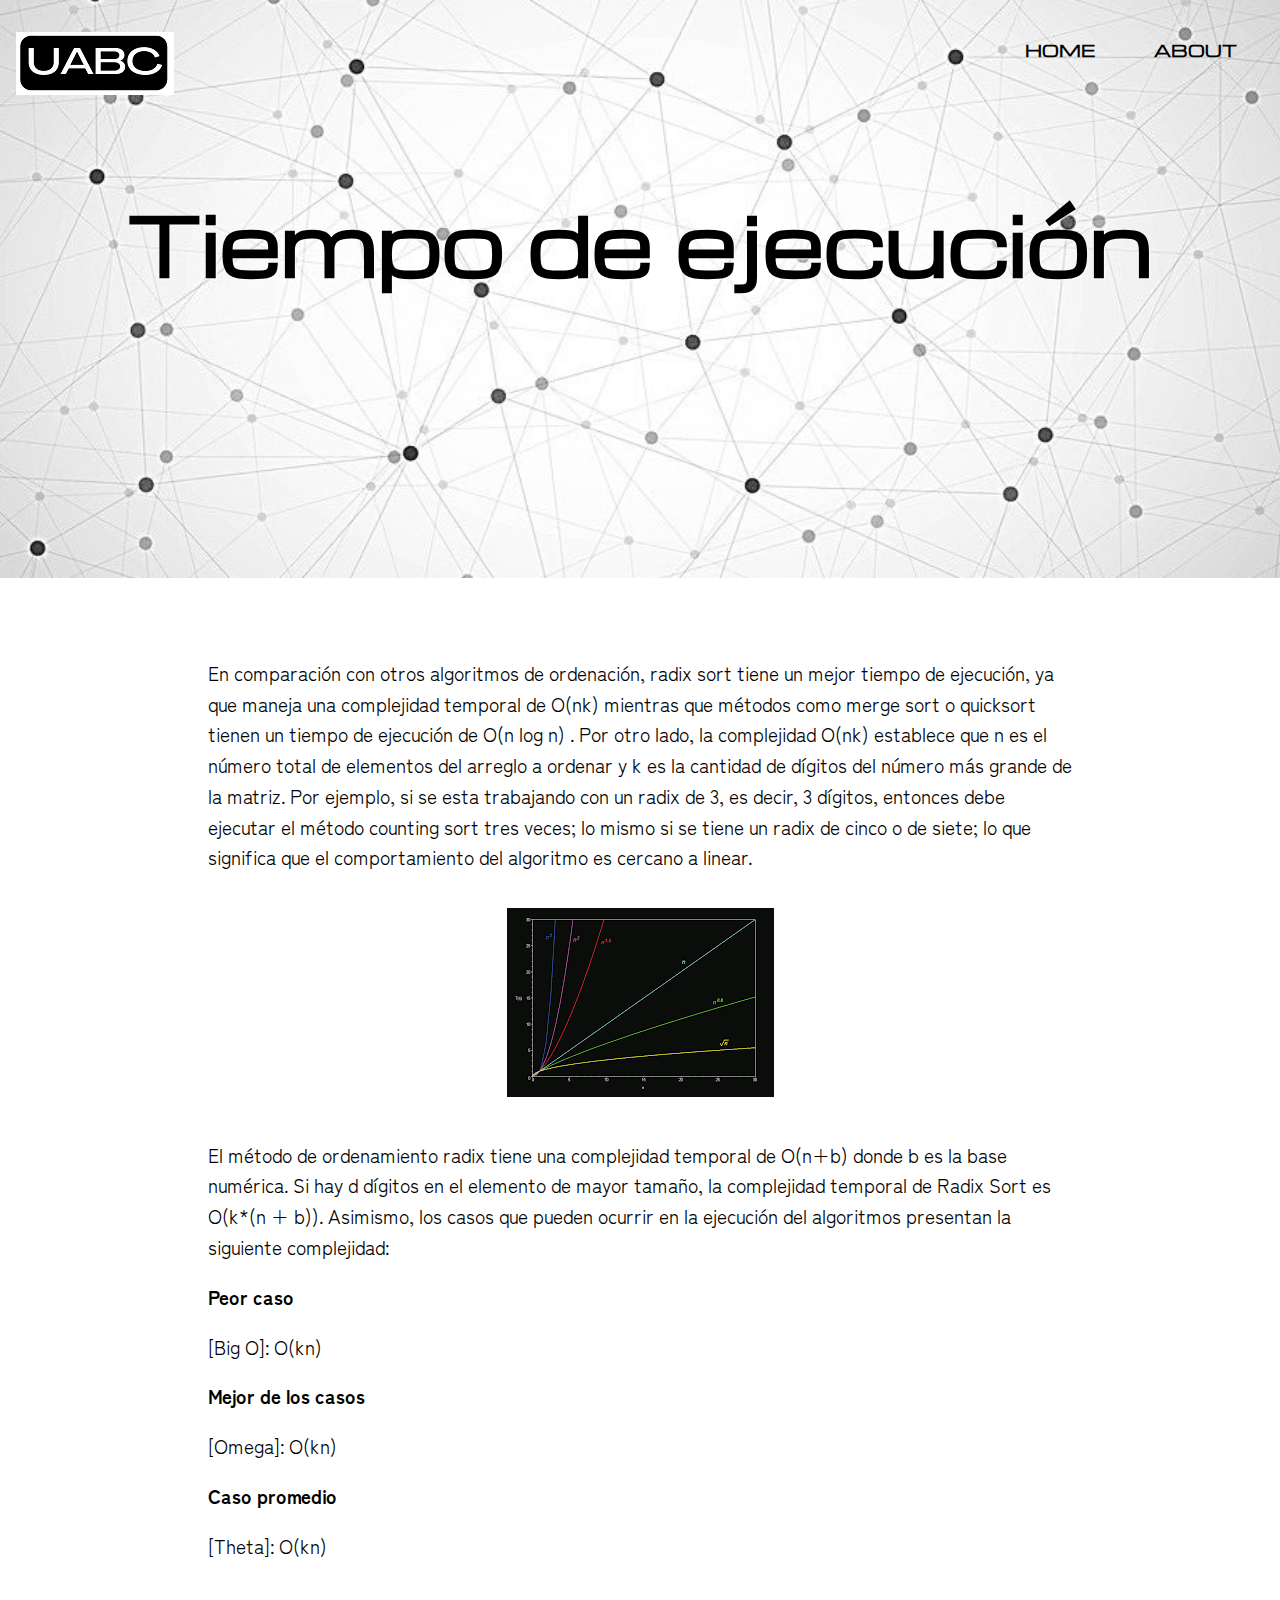
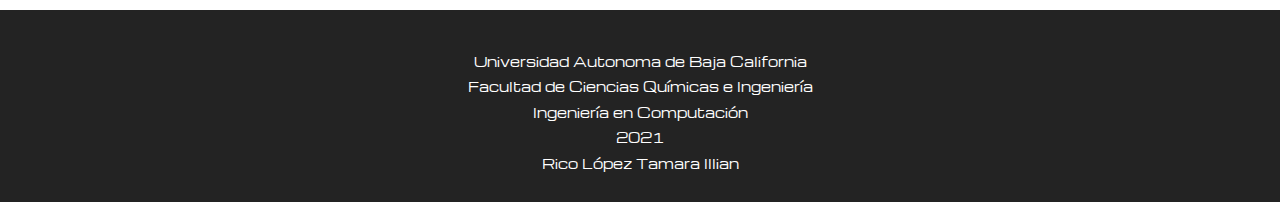
<file: paginaWEB/tejecucion.html>
<!DOCTYPE html>
<html>
<head>
    <meta charset="UTF-8">
    <meta name="viewport" content="width=device-width, initial-scale=1">
    <title>RadixSort</title>
    <link href="estilosg.css" rel="stylesheet" type="text/css">
    <link rel="icon" href="favicon.png">
</head>
<body>
    <header>
        <img src="logo0.png" alt="creative.logo" class="logo">
        <navb>
            <ul>
                <li><a href="index.html">Home</a></li>
                <li><a href="about.html">About</a></li>
                <!--li><a href="">Contacto</a></li-->
            </ul>
        </navb>
    </header>

    <section class="home-hero-tiempo">
        <div class="container">
            <h1 class="title-b">Tiempo de ejecución</h1>
        </div>
    </section>

    <div class="info">
          <div class="info-wrapper">
              <p>En comparación con otros algoritmos de ordenación, radix sort tiene un mejor tiempo de ejecución, ya que maneja una complejidad
                   temporal de O(nk) mientras que métodos como merge sort o quicksort tienen un tiempo de ejecución de O(n log n) . Por otro lado,
                    la complejidad O(nk) establece que n es el número total de elementos del arreglo a ordenar y k es la cantidad de dígitos del 
                    número más grande de la matriz. Por ejemplo, si se esta trabajando con un radix de 3, es decir, 3 dígitos, entonces debe 
                    ejecutar el método counting sort tres veces; lo mismo si se tiene un radix de cinco o de siete; lo que significa que el 
                    comportamiento del algoritmo es cercano a linear.</p>

                  <div class="portada-image-wrapper">
                    <img src="complejidadTemporal.png" alt="">
                  </div>

            <p>El método de ordenamiento radix tiene una complejidad temporal de O(n+b) donde b es la base numérica. Si hay d dígitos en el 
                elemento de mayor tamaño, la complejidad temporal de Radix Sort es O(k*(n + b)). Asimismo, los casos que pueden ocurrir en la 
                ejecución del algoritmos presentan la siguiente complejidad:</p>
                 
            <p><strong>Peor caso</strong></p>
            <p> [Big O]: O(kn)</p>
            <p><strong>Mejor de los casos</strong></p>
            <p>[Omega]: O(kn)</p>
            <p><strong>Caso promedio</strong></p>
            <p>[Theta]: O(kn)</p>
            <p> </p>
        </div>
      </div>
    </div>

    <footer>
        <p id="one">Universidad Autonoma de Baja California</p>
        <p id="one">Facultad de Ciencias Químicas e Ingeniería</p>
        <p id="one">Ingeniería en Computación</p>
        <p id="one">2021</p>
        <p id="one">Rico López Tamara Illian</p>  
    </footer>

</body>
</html>
</file>
<file: paginaWEB/styles.css>
@import 
url('https://fonts.googleapis.com/css2?family=Michroma&family=Open+Sans:wght@300&display=swap');

*{
    box-sizing: border-box;
    transition: all ease-in-out 250ms;
}

body{
    margin: 0;
    font-family: 'Michroma', open-sans;
    text-align: center;
}

img{
    max-width: 100%;
    height: auto;
}

.container{
    width: 100%;
   /* max-width: 70em;*/
    height: 0 auto;
}

.container-textbox{
    width: 90%;
    /*max-width: 70em;*/
    height: 0 auto;
}

.clearfix::after,
section::after {
    content: '';
    display: block;
    clear: both;
}

/*TIPOS de letras*/
h1{
    font-size: 2.5rem;
    font-weight: 300;
    margin: 0;
}

h3{
    font-size: 1rem;
    /*font-weight: 300;
    margin: 0;*/
}

.title{
    font-size: 3.7rem;
    margin-bottom: 1.5em;
    font-weight: 900;
    margin-top: 1em;
}

.title span{
    font-weight: 300;
    display: block;
    font-size: 2.5rem;
}

p {
	margin-top: 0;
	line-height: 1.5;
}

p:last-of-type {
	margin-bottom: 0;
}

@media (min-width:60rem) {

	p {
		font-size: 1.2rem;
		line-height: 1.6;
	}
}

/*Botones*/

.button{
    display: inline-block;
    font-size: 1.15rem;
    text-decoration: none;
    text-transform: uppercase;
    border-width: 2px;
    border-style: solid;
    padding: 0.5em 1.75em;
}

.button-small {
	font-size: .7rem;
	font-weight: 700;
}

.button-accent {
	color: #1aa7ec;
	border-color: #1aa7ec;
}

.button-accent:hover,
.button-accent:focus {
	background: #1e2f97;
	color: #fff;
}

@media(min-width:60rem){
    .button{
        font-size: 1.5rem;
    }
}

/*.home-about-textbox{
    background-color: black;
}*/

.parallax--bg,
.parallax--box {
	transition: initial;
}

/*HEADER*/
header{
    position: absolute;
    left: 0;
    right: 0;
    margin: 1em; 
}

nav ul{
    margin: 0;
    padding: 0;
    list-style: none;
}

nav li{
    display: inline-block;
    margin: 1em;
}

nav a{
    font-weight: 900;
    text-decoration: none;    
    padding: .5em;
    text-transform: uppercase;
    color: #fff;
    font-size: 1rem;
}

nav a:hover, nav a:focus{
    color: #1aa7ec;
}

@media(min-width: 60rem){
    .logo{
        float: left;
    }
    nav{
        float: right;
    }
    .title{
        font-size: 4rem;
    }
}

.home-hero{
    background-image: url(fondo.png);
    background-size: cover;
    background-position: center;
    padding: 10em 0;
    color: #fff;
}

@media(min-width: 60rem){
    .home-hero{
        height: 100vh;
        padding-top: 35vh;
    }
}

.home-hero-about{
    background-image: url(about.jpg);
    background-size: cover;
    background-position: center;
    padding: 20em 0;
    color: #fff;
}

@media(min-width: 60rem){
    .home-hero-about{
        height: 100vh;
        padding-top: 35vh;
    }
}

.home-hero-origen{
    background-image: url(img1.png);
    background-size: cover;
    background-position: center;
    padding: 20em 0;
    color: #fff;
}

@media(min-width: 60rem){
    .home-hero-origen{
        height: 100vh;
        padding-top: 35vh;
    }

}

.home-about-textbox{
    background-color: #212529;
    padding: 4em;
    width: 100vw;
    margin-left: -2.5%;
    /*margin: 0;*/
    outline: 3px solid #fff;
    outline-offset: -2.5em;
    color: #fff;
    position: relative;
}

.home-about-textbox h1{
    color: #1aa7ec;
    position: absolute;
    left: 50%;
    transform: translateX(-50%);
    top: 0.75em;
    background: #212529;
    padding: 0 0.145em;
}

@media (min-width:25rem){
    h1{
        font-size: 2rem;
    }

    .home-about-textbox h1{
        top: .6em;
		padding: 0 .325em;
    }

    .home-about-textbox {
		padding: 5.5em;
	}
}

@media (min-width:60rem){
    h1{
        font-size: 2.5rem;
    }
    
    .home-about{
       /* background-image: url(/logo.png);
        background-repeat: no-repeat;*/
        padding: 5em;
        /*background-image: url(middle.png);
		background-repeat: no-repeat;
		padding-bottom: 10em;*/
        background-image: url(talia.png);
        /*opacity: 0.4;*/
        background-size: cover;
        background-repeat: no-repeat;
        /*background-position: center;*/
        padding: 15em 0;
    }

    .home-about-textbox h1{
        /*top: 0.4em;
        padding: 0 .6em;*/
        top: .75em;
		left: 5.5rem;
		transform: translateX(0);
    }

    .home-about-textbox{
        width: 100vw;
        margin-left: -2.5%;
        width: 50%;
		padding: 9em;
		outline-offset: -3.75em;
		margin-left: -2.5%;
		text-align: left;
        font-size: 1.2rem;
		box-shadow: 0 0 4em 0 rgba(0,0,0,.3);
    }
}

/*portafolio*/
.portafolio{
    margin: 1em 0 0;

}

.port-item{
    margin: 0;
    position: relative;

}

.port-item img {
    width: 100%;
    display: block;
    opacity: 0.7;

}

.port-descrip{
    position: absolute;
    z-index: 100;
    bottom: 0em;
    left: 0em;
    right: 0em;
    color: #fff;
    background: rgba(0, 0, 0,0.6);/*check this*/
    padding-bottom: 3em;/*maybe 3*/
}

.port-descrip p{
    margin: 4em;
}

@media (min-width: 37rem){/*30 might change*/
    .port-item{
        width: 50%;
        float: left;        
    }
    
}

@media (min-width: 60rem){
    .port-item{
        width: 33.333333334%;/*this might also change*/
        overflow: hidden;
    }

    .port-descrip{
        transform: translateY(150%);
    }

    .port-item:hover .port-descrip {
        transform: translateY(0%);
        
    }
    h3{
        font-size: 2rem;
        /*font-weight: 300;
        margin: 0;*/
    }
}

footer {
	background: #232323;
	color: #fff;
	text-align: center;
	padding: 5em 0;
    font-size: 1rem;
}
</file>
<file: paginaWEB/estilosg.css>
@import url('https://fonts.googleapis.com/css2?family=Michroma&family=Open+Sans:wght@300&display=swap');
@import url('https://fonts.googleapis.com/css2?family=Zen+Kaku+Gothic+New:wght@400&display=swap');


*{
    box-sizing: border-box;
    transition: all ease-in-out 250ms;
}

body{
    margin: 0;
    text-align: center;
}

img{
    margin-top: 1em;
    margin-bottom: 1.2em;
    max-width: 100%;
    height: auto;
}

.container{
    width: 100%;
   /* max-width: 70em;*/
    height: 0 auto;
}

.container-textbox{
    width: 90%;
    /*max-width: 70em;*/
    height: 0 auto;
}

/*TIPOS de letras*/
h1{
    margin: 0;
    font-family: 'Michroma', open-sans;
    text-align: center;
    font-size: 2rem;
    font-weight: 300;
    margin: 0;
}

h2{
    font-size: 1.5rem;
    margin: 0;
    font-family: 'Michroma', open-sans;
    text-align: left;
    font-weight: 300;
    /*margin: 0;*/
}

li{
    font-family: 'Zen Kaku Gothic New',sans-serif;
    margin-block-start: 1em;
    margin-block-end: 1em;
    text-align: left;
	line-height: 1.5;
}

.title{
    font-size: 3rem;
    margin-bottom: 1.5em;
    font-weight: 900;
    margin-top: 0.3em;
}

.title span{
    font-weight: 300;
    display: block;
    font-size: 2rem;
}

.title-b{
    font-size: 3rem;
    color: #000;
    margin-bottom: 1.5em;
    font-weight: 900;
    margin-top: 0.3em;
}

.title-b span{
    font-weight: 300;
    display: block;
    font-size: 2rem;
}

p {
    font-family: 'Zen Kaku Gothic New',sans-serif;
	margin: 0;
    display: block;
    margin-block-start: 1em;
    margin-block-end: 1em;
    text-align: left;
	line-height: 1.5;
}

p:last-of-type {
	margin-bottom: 0;
}

@media (min-width:60rem) {
    .info{
        margin-left: 10em;
        margin-right: 10em;
    }

	p {
		font-size: 1.2rem;
		line-height: 1.6;
	}

	.title {
		font-size: 3.7rem;
	}

    .title-b {
		font-size: 3.7rem;
	}

    li{
        font-size: 1.2rem;
    }
}

/*FOOTER*/
footer {
	background: #232323;
	color: #fff;
	text-align: center;
	padding: 2em 0;
    font-size: 1rem;
}

#one{
    font-family: 'Michroma', open-sans;    
    text-align: center;
    font-size: 0.8em;
    line-height: 1;
}

/*HEADER*/
header{
    position: absolute;
    left: 0;
    right: 0;
    margin: 1em; 
}

nav ul{
    margin: 0;
    padding: 0;
    list-style: none;
}

nav li{
    display: inline-block;
    margin: 1em;
}

nav a{
    margin: 0;
    font-family: 'Michroma', open-sans;
    text-align: center;
    font-weight: 900;
    text-decoration: none;    
    padding: .5em;
    text-transform: uppercase;
    color: #fff;
    font-size: 1rem;
}

nav a:hover, nav a:focus{
    color: #1aa7ec;
}

navb ul{
    margin: 0;
    padding: 0;
    list-style: none;
}

navb li{
    display: inline-block;
    margin: 1em;
}

navb a{
    margin: 0;
    font-family: 'Michroma', open-sans;
    text-align: center;
    font-weight: 900;
    text-decoration: none;    
    padding: .5em;
    text-transform: uppercase;
    color: #000;
    font-size: 1rem;
}

navb a:hover, navb a:focus{
    color: #1aa7ec;
}

@media(min-width: 60rem){
    .info{
        margin-left: 10em;
        margin-right: 10em;
    }
    .logo{
        float: left;
    }
    nav{
        float: right;
    }

    navb{
        float: right;
    }

    .title{
        font-size: 5rem;
    }

    .title-b{
        font-size: 5rem;
    }
}

.home-hero-origen{
    margin: 0;
    background-image: url(img1.png);
    background-size: cover;
    background-position: center;
    padding: 10em 0;
    color: #fff;
}

.home-hero-bloques{
    margin: 0;
    background-image: url(img5.png);
    background-size: cover;
    background-position: center;
    padding: 10em 0;
    color: #fff;
}

.home-hero-algoritmo{
    margin: 0;
    background-image: url(img3.png);
    background-size: cover;
    background-position: center;
    padding: 10em 0;
    color: #fff;
}

@media(min-width: 60rem){
    .info{
        margin-left: 10em;
        margin-right: 10em;
    }
    .home-hero-origen{
        margin: 0;
        height: 100vh;
        padding-top: 35vh;
    }

    .home-hero-bloques{
        margin: 0;
        height: 100vh;
        padding-top: 35vh;
    }

    h1{
        margin: 0;
        text-shadow: 1px 1px 2px #000;
    }

    .title-b{
        text-shadow: 1px 1px 2px #fff;
    }

    .title{
        text-shadow: 1px 1px 2px #000;
    }
}


.home-hero-tiempo{
    margin: 0;
    background-image: url(fondo_tej.png);
    background-size: cover;
    background-position: center;
    padding: 10em 0;
    color: #fff;
}

.home-hero-simulacion{
    margin: 0;
    background-image: url(img4.png);
    background-size: cover;
    background-position: center;
    padding: 10em 0;
    color: #fff;
}

.home-hero-ca{
    margin: 0;
    background-image: url(fondo_c.png);
    background-size: cover;
    background-position: center;
    padding: 10em 0;
    color: #fff;
}

@media(min-width: 60rem){
    .home-hero-origen{
        margin: 0;
        height: 100vh;
        padding-top: 35vh;
    }

    .home-hero-ca{
        margin: 0;
        height: 100vh;
        padding-top: 35vh;
    }

    .home-hero-simulacion{
        margin: 0;
        height: 100vh;
        padding-top: 35vh;
    }

    h1{
        margin: 0;
        text-shadow: 1px 1px 2px #000;
    }
    .title{
        color:#fff;
    }

    .info{
        /*width: 60rem;
        margin: 0 auto;*/
        padding-left: 10%;
        padding-right: 10%;
        margin-left: 10em;
        margin-right: 10em;
    }
}

.info{
    margin: auto;
    max-width: 100rem;
    margin-left: 5em;
    margin-right: 5em;
}

.info-wrapper{
    margin-top: 5em;
    margin-bottom: 3em;
}

.codigo{
    background-color: #232323;
    color: #fff;
    padding-left: 0.5em;
    padding-top: 0.5em;
    padding-bottom: 0.5em;
}
</file>
